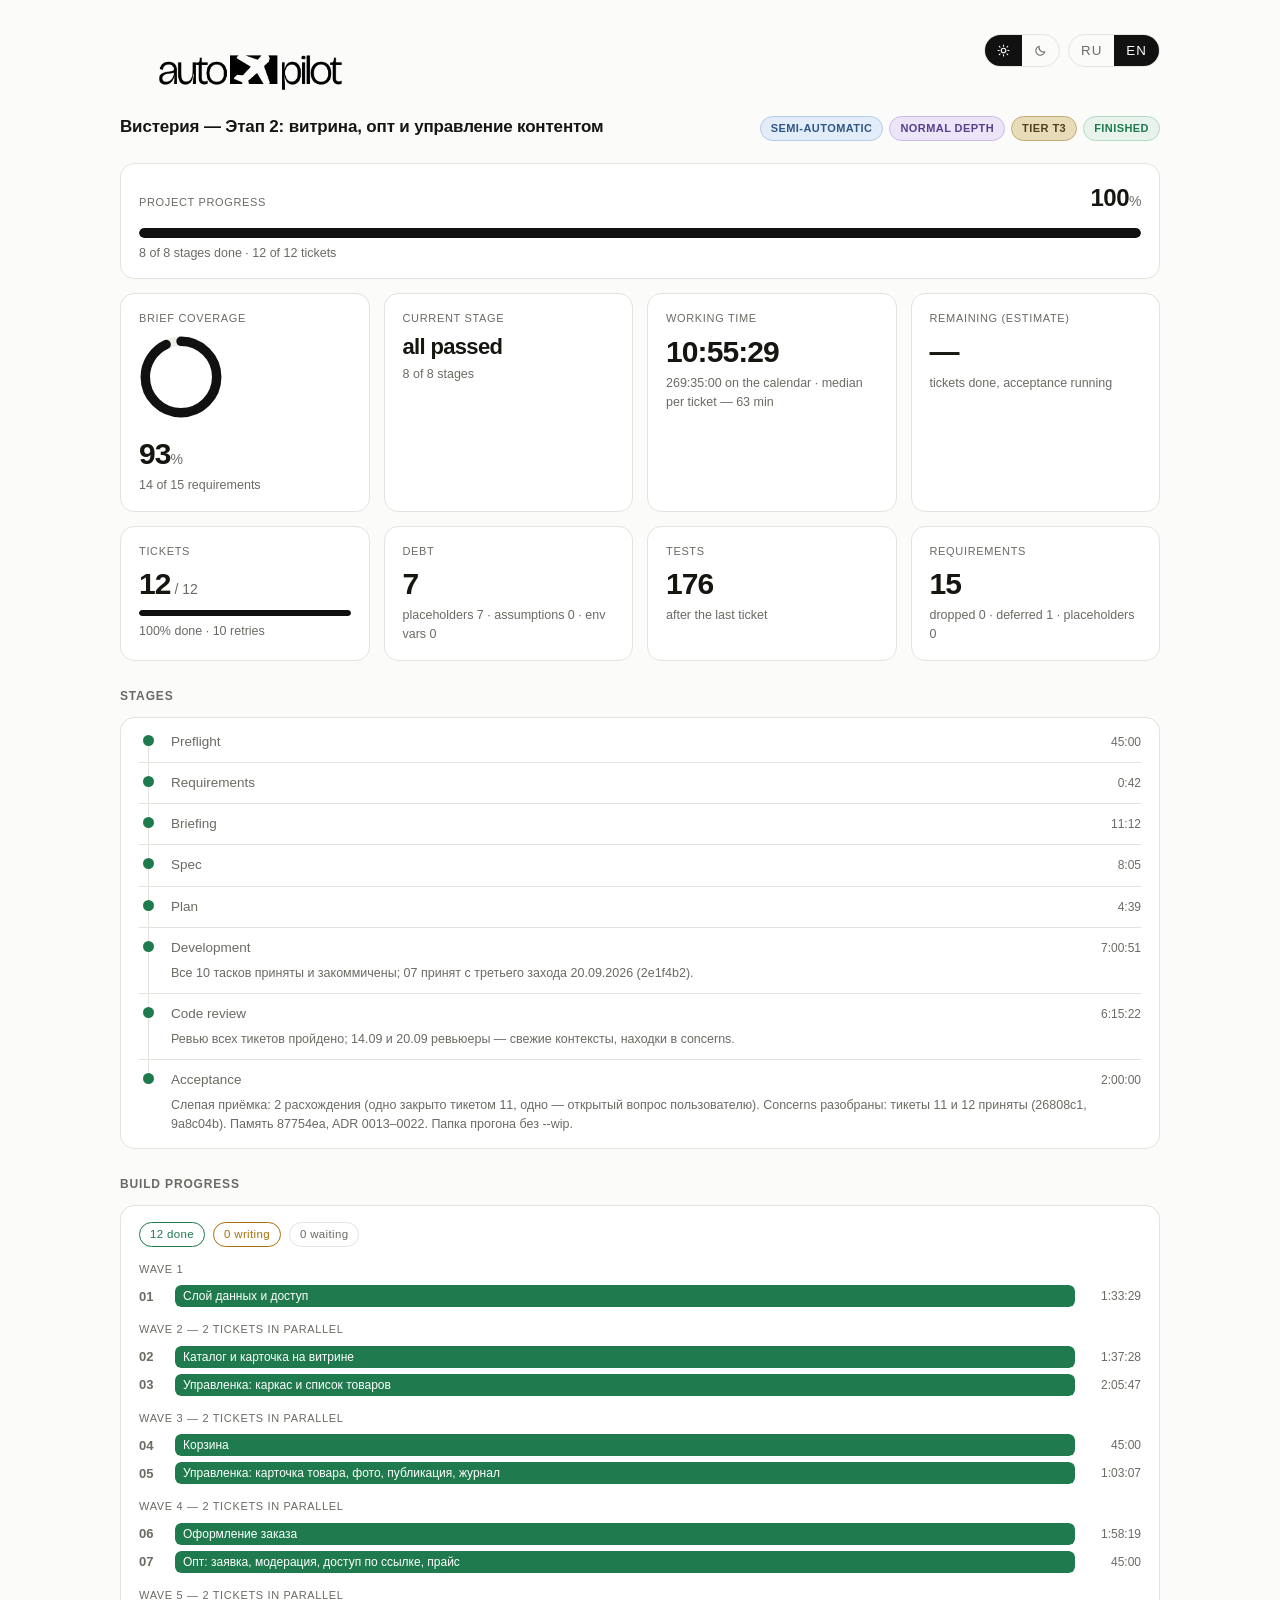
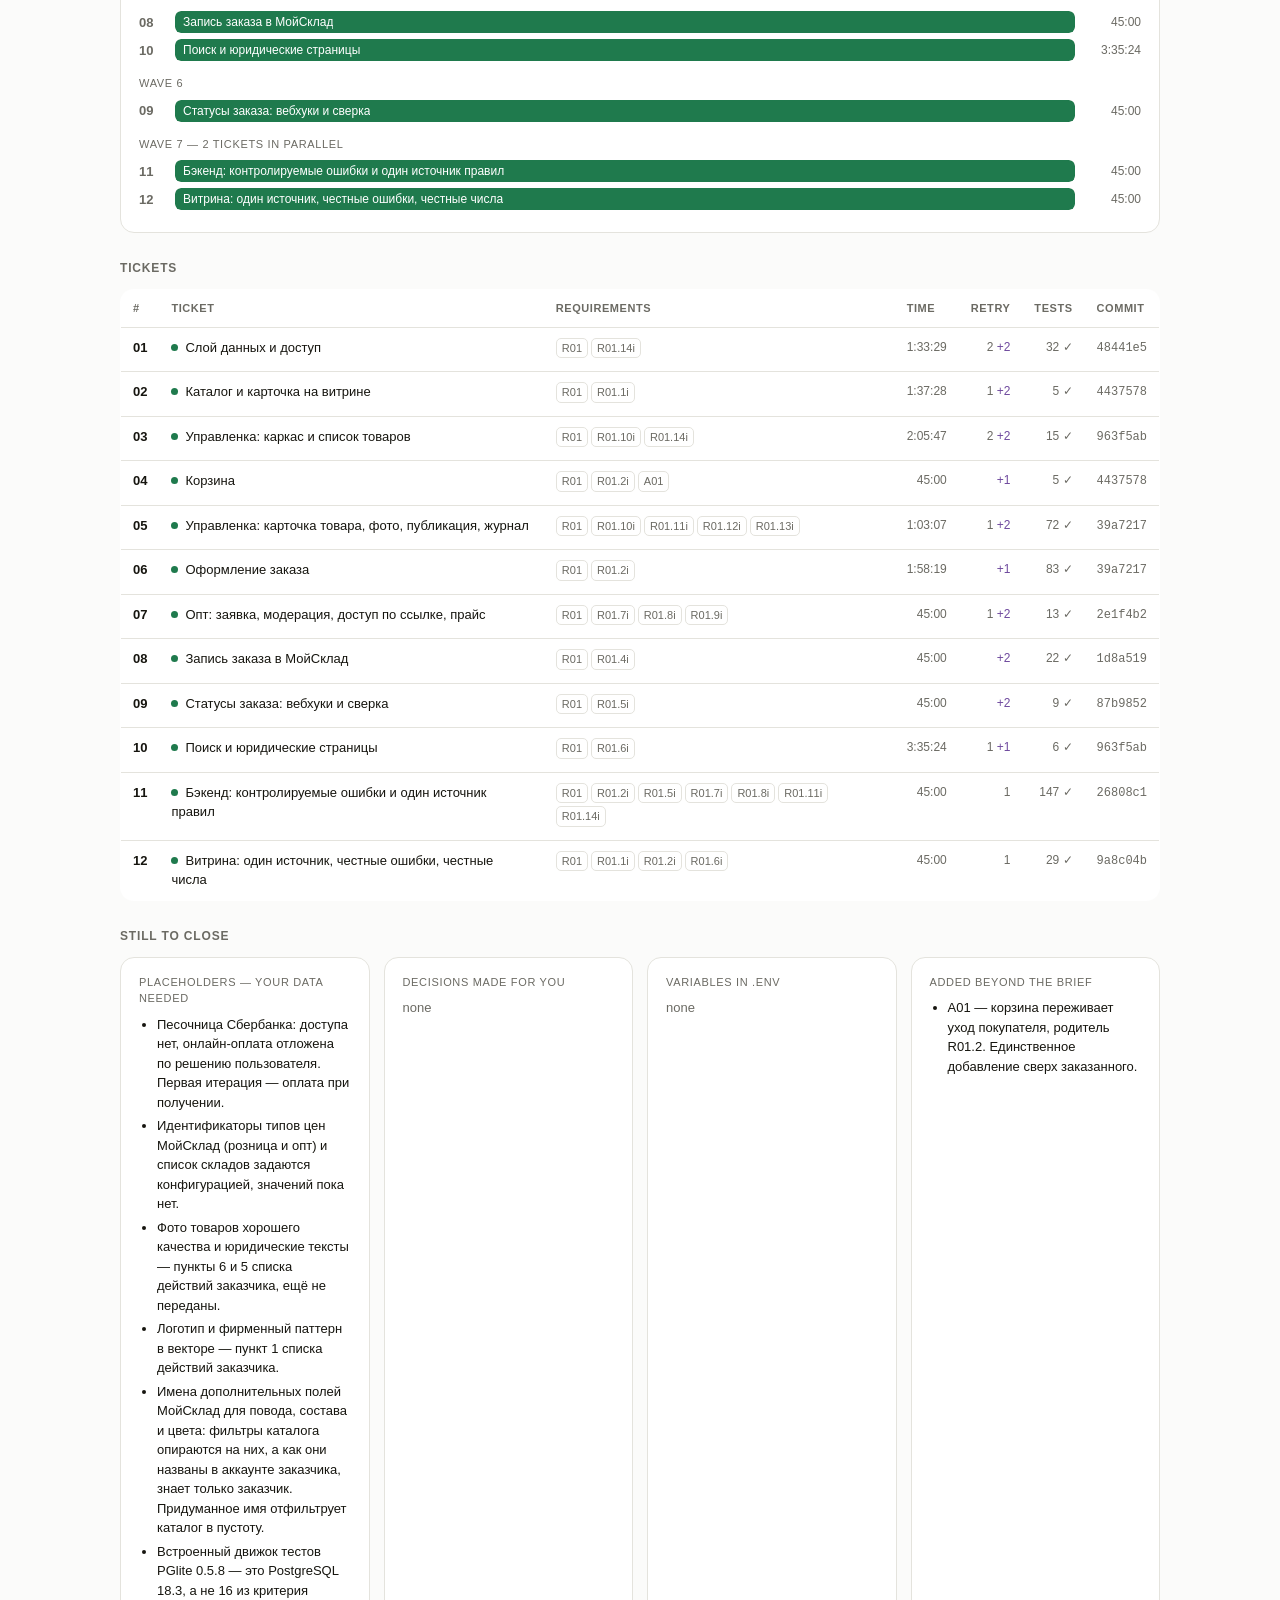
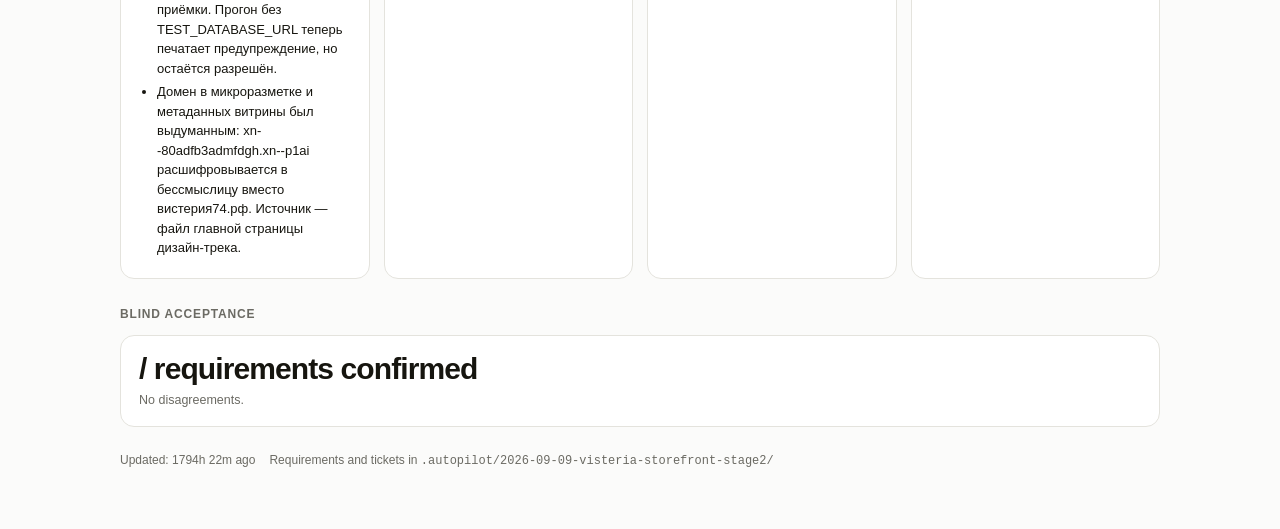
<file: .autopilot/dashboard.html>
<!doctype html>
<html lang="ru">
<head>
<meta charset="utf-8">
<meta name="viewport" content="width=device-width, initial-scale=1">
<title>autopilot</title>
<style>
  :root, :root[data-theme="light"]{
    --bg:#fbfbfa; --panel:#fff; --ink:#16150f; --dim:#6b6a63; --line:#e4e3dd;
    --accent:#111; --ok:#1f7a4d; --warn:#a8700a; --bad:#b3352b; --ghost:#eeede8; --info:#2f6690;
    --fix:#6f4a9e;
    --radius:14px; --logo-light:block; --logo-dark:none; --glow:rgba(168,112,10,.38);
  }
  @media (prefers-color-scheme:dark){
    :root:not([data-theme]){
      --bg:#141412; --panel:#1c1c19; --ink:#f2f1ea; --dim:#918f86; --line:#2e2e29;
      --accent:#f2f1ea; --ok:#4bbd84; --warn:#d9a341; --bad:#e0685c; --ghost:#262622; --info:#7aa8d4;
      --fix:#b18ad9;
      --glow:rgba(217,163,65,.45);
      --logo-light:none; --logo-dark:block;
    }
  }
  :root[data-theme="dark"]{
    --bg:#141412; --panel:#1c1c19; --ink:#f2f1ea; --dim:#918f86; --line:#2e2e29;
    --accent:#f2f1ea; --ok:#4bbd84; --warn:#d9a341; --bad:#e0685c; --ghost:#262622; --info:#7aa8d4;
    --fix:#b18ad9;
    --logo-light:none; --logo-dark:block;
  }
  *{box-sizing:border-box}
  body{margin:0;background:var(--bg);color:var(--ink);
    font:15px/1.5 ui-sans-serif,-apple-system,"Segoe UI",Roboto,"Helvetica Neue",sans-serif;
    -webkit-font-smoothing:antialiased;padding:34px 20px 60px}
  .wrap{max-width:1040px;margin:0 auto;min-width:0}
  /* wrap на .top: в узкой панели переключатели уходят на вторую строку, а не за край */
  .top{display:flex;align-items:flex-start;gap:16px;margin-bottom:8px;flex-wrap:wrap}
  .logo{height:clamp(44px,7vw,72px);width:auto;max-width:64vw}
  .logo.l{display:var(--logo-light)} .logo.d{display:var(--logo-dark)}
  .segs{margin-left:auto;display:flex;gap:8px;flex:0 0 auto}
  .seg{display:flex;border:1px solid var(--line);border-radius:999px;overflow:hidden}
  .seg button{appearance:none;border:0;background:transparent;color:var(--dim);cursor:pointer;
    font:600 11px/1 inherit;letter-spacing:.08em;padding:8px 12px;display:flex;align-items:center}
  .seg button:hover{color:var(--ink)}
  .seg button[aria-pressed="true"]{background:var(--accent);color:var(--bg)}
  .seg svg{width:13px;height:13px;display:block}
  header{display:flex;flex-wrap:wrap;gap:12px;align-items:baseline;margin-bottom:22px}
  h1{font-size:17px;font-weight:600;margin:0;letter-spacing:-.01em}
  .badges{margin-left:auto;display:flex;gap:6px;flex-wrap:wrap}
  .badge{font-size:11px;letter-spacing:.04em;text-transform:uppercase;font-weight:600;
    border:1px solid var(--bd,var(--line));border-radius:999px;padding:3px 10px;
    color:var(--fg,var(--dim));background:var(--bbg,transparent)}
  /* режим — синяя семья, насыщенность растёт с автономией */
  .b-mode-1{--bbg:#eff4fb;--bd:#cfdcef;--fg:#4a6d9e}
  .b-mode-2{--bbg:#e9f0fa;--bd:#c3d4eb;--fg:#3d6293}
  .b-mode-3{--bbg:#e3ecf9;--bd:#b6cce8;--fg:#2f5688}
  .b-mode-4{--bbg:#d6e3f6;--bd:#9dbbe0;--fg:#1f4374}
  /* глубина — фиолетовая семья */
  .b-depth-1{--bbg:#f4f0fa;--bd:#ddd2ee;--fg:#6b559b}
  .b-depth-2{--bbg:#ece5f7;--bd:#cbbbe6;--fg:#573f8b}
  .b-depth-3{--bbg:#e2d8f3;--bd:#b8a3dd;--fg:#452f78}
  /* ярус — охра, насыщенность растёт с объёмом работы */
  .b-tier-0{--bbg:#f7f3e8;--bd:#e5dbc3;--fg:#7d6b45}
  .b-tier-1{--bbg:#f3ecdb;--bd:#dbcda9;--fg:#6e5c34}
  .b-tier-2{--bbg:#eee4cb;--bd:#cfbc8d;--fg:#5f4d26}
  .b-tier-3{--bbg:#e8dbb9;--bd:#c2ab72;--fg:#50401b}
  .b-done{--bbg:#e8f3ec;--bd:#b6d9c4;--fg:#1f7a4d}
  @media (prefers-color-scheme:dark){
    :root:not([data-theme]) .b-mode-1{--bbg:#1a2333;--bd:#2a3a52;--fg:#9cbbe6}
    :root:not([data-theme]) .b-mode-2{--bbg:#1b263a;--bd:#2e405e;--fg:#a5c3ec}
    :root:not([data-theme]) .b-mode-3{--bbg:#1c2942;--bd:#31466a;--fg:#aecbf2}
    :root:not([data-theme]) .b-mode-4{--bbg:#1f2f4f;--bd:#3a5482;--fg:#c0d8fb}
    :root:not([data-theme]) .b-depth-1{--bbg:#221d32;--bd:#372e4f;--fg:#b8a6e0}
    :root:not([data-theme]) .b-depth-2{--bbg:#26203b;--bd:#40345c;--fg:#c5b3ec}
    :root:not([data-theme]) .b-depth-3{--bbg:#2b2346;--bd:#4b3b6c;--fg:#d3c2f7}
    :root:not([data-theme]) .b-tier-0{--bbg:#26221a;--bd:#3b3527;--fg:#cbb98d}
    :root:not([data-theme]) .b-tier-1{--bbg:#2a2519;--bd:#443b26;--fg:#d6c393}
    :root:not([data-theme]) .b-tier-2{--bbg:#2f2917;--bd:#4e4227;--fg:#e2cd97}
    :root:not([data-theme]) .b-tier-3{--bbg:#352d16;--bd:#58492a;--fg:#edd79c}
    :root:not([data-theme]) .b-done{--bbg:#16281f;--bd:#26432f;--fg:#4bbd84}
  }
  :root[data-theme="dark"] .b-mode-1{--bbg:#1a2333;--bd:#2a3a52;--fg:#9cbbe6}
  :root[data-theme="dark"] .b-mode-2{--bbg:#1b263a;--bd:#2e405e;--fg:#a5c3ec}
  :root[data-theme="dark"] .b-mode-3{--bbg:#1c2942;--bd:#31466a;--fg:#aecbf2}
  :root[data-theme="dark"] .b-mode-4{--bbg:#1f2f4f;--bd:#3a5482;--fg:#c0d8fb}
  :root[data-theme="dark"] .b-depth-1{--bbg:#221d32;--bd:#372e4f;--fg:#b8a6e0}
  :root[data-theme="dark"] .b-depth-2{--bbg:#26203b;--bd:#40345c;--fg:#c5b3ec}
  :root[data-theme="dark"] .b-depth-3{--bbg:#2b2346;--bd:#4b3b6c;--fg:#d3c2f7}
  :root[data-theme="dark"] .b-tier-0{--bbg:#26221a;--bd:#3b3527;--fg:#cbb98d}
  :root[data-theme="dark"] .b-tier-1{--bbg:#2a2519;--bd:#443b26;--fg:#d6c393}
  :root[data-theme="dark"] .b-tier-2{--bbg:#2f2917;--bd:#4e4227;--fg:#e2cd97}
  :root[data-theme="dark"] .b-tier-3{--bbg:#352d16;--bd:#58492a;--fg:#edd79c}
  :root[data-theme="dark"] .b-done{--bbg:#16281f;--bd:#26432f;--fg:#4bbd84}
  /* minmax(min(Npx,100%)): в колонке уже 200px карточка сжимается, а не вылезает за край */
  .grid{display:grid;gap:14px;grid-template-columns:repeat(auto-fit,minmax(min(200px,100%),1fr));margin-bottom:14px}
  /* ряды показателей: четыре карточки в строку держатся дольше, чем списки долга */
  .grid.m{grid-template-columns:repeat(auto-fit,minmax(min(168px,100%),1fr))}
  .card{background:var(--panel);border:1px solid var(--line);border-radius:var(--radius);padding:16px 18px;min-width:0}
  .k{font-size:11px;letter-spacing:.06em;text-transform:uppercase;color:var(--dim);margin-bottom:8px}
  /* длинное значение («1 ч 05 мин … 2 ч 10 мин», «Спецификация») переносится, а не режется */
  .v{font-size:30px;font-weight:650;letter-spacing:-.03em;line-height:1.1;font-variant-numeric:tabular-nums;
    overflow-wrap:anywhere}
  .v.stage{font-size:clamp(17px,4.4vw,22px)}
  .v small{font-size:14px;font-weight:500;color:var(--dim);letter-spacing:0}
  .sub{font-size:12.5px;color:var(--dim);margin-top:6px;overflow-wrap:anywhere}
  .hero{display:flex;gap:18px;align-items:center;flex-wrap:wrap}
  .hero>div{min-width:0}
  .ring{flex:0 0 84px}
  .bar{height:6px;background:var(--ghost);border-radius:99px;overflow:hidden;margin-top:10px}
  .bar i{display:block;height:100%;background:var(--accent);border-radius:99px;transition:width .3s ease}
  .bar.lg{height:10px;margin-top:12px}
  /* общий прогресс: этапы по весам, внутри разработки — доля готовых тасков */
  .overall{background:var(--panel);border:1px solid var(--line);border-radius:var(--radius);
    padding:16px 18px;margin-bottom:14px}
  .overall-head{display:flex;justify-content:space-between;align-items:baseline;gap:10px;
    font-size:11px;letter-spacing:.06em;text-transform:uppercase;color:var(--dim)}
  .overall-head b{font-size:24px;font-weight:650;letter-spacing:-.02em;text-transform:none;
    color:var(--ink);font-variant-numeric:tabular-nums}
  .overall-head b small{font-size:14px;font-weight:500;color:var(--dim)}
  h2{font-size:12px;letter-spacing:.07em;text-transform:uppercase;color:var(--dim);
    margin:26px 0 12px;font-weight:600}
  .tl{background:var(--panel);border:1px solid var(--line);border-radius:var(--radius);padding:16px 18px;min-width:0}
  /* сводка по таскам — ответ на «где разработка» до того, как всматриваешься в полосы */
  .tlsum{display:flex;gap:8px;flex-wrap:wrap;margin-bottom:12px}
  .chip{font-size:11.5px;letter-spacing:.03em;border:1px solid var(--line);border-radius:999px;
    padding:3px 10px;color:var(--dim);font-variant-numeric:tabular-nums}
  .chip.ok{border-color:var(--ok);color:var(--ok)}
  .chip.run{border-color:var(--warn);color:var(--warn)}
  .chip.info{border-color:var(--info);color:var(--info)}
  .chip.bad{border-color:var(--bad);color:var(--bad)}
  .chip.fix{border-color:var(--fix);color:var(--fix)}
  /* фаза таска прямо на плашке: «ревью» и «ремонт» — состояния, которых до
     этого не существовало, и по одному цвету их не различить */
  .fill .nm{overflow:hidden;text-overflow:ellipsis;min-width:0}
  .fill .ph{margin-left:8px;font-size:10.5px;letter-spacing:.05em;text-transform:uppercase;
    opacity:.85;border:1px solid rgba(255,255,255,.5);border-radius:999px;padding:1px 6px;flex:none}
  .tlnow{font-size:13px;margin:-4px 0 12px;overflow-wrap:anywhere}
  .tlnow .lbl{color:var(--dim)}
  .tlnow b{font-weight:650;font-variant-numeric:tabular-nums}
  .tlnow .nowclock{color:var(--warn);font-variant-numeric:tabular-nums}
  .wave{font-size:11px;letter-spacing:.06em;text-transform:uppercase;color:var(--dim);margin:14px 0 8px}
  .wave:first-child{margin-top:0}
  /* minmax(0,1fr), а не 1fr: у 1fr пол — min-content, и длинное имя таска раздвигает сетку шире экрана */
  .row{display:grid;grid-template-columns:26px minmax(0,1fr) 56px;gap:10px;align-items:center;margin-bottom:6px;font-size:13px}
  .row b{font-weight:600;font-variant-numeric:tabular-nums;color:var(--dim)}
  .row.now b{color:var(--ink)}
  .track{background:var(--ghost);border-radius:6px;height:22px;position:relative;overflow:hidden;min-width:0}
  .fill{position:absolute;inset:0 auto 0 0;border-radius:6px;display:flex;align-items:center;
    padding:0 8px;white-space:nowrap;font-size:12px;color:#fff;overflow:hidden}
  /* ждущий таск — пустой контур, а не залитая дорожка: плашка теперь во всю
     ширину, и без этого «ждёт» выглядело бы как ещё одно состояние заливки */
  .row.wait .track{background:transparent;border:1px dashed var(--line)}
  .fill.pend{background:transparent;border:0;color:var(--dim)}
  /* «в работе» должно читаться как живое, а не как исчезающее: раньше плашка
     гасла до opacity .3 вместе с названием таска. Теперь дышит свечение вокруг
     дорожки и яркость плашки, текст остаётся читаемым всё время. */
  .row.now .track{animation:trackGlow 1.9s ease-in-out infinite}
  /* блик бежит по плашке идущего таска — движение без ложного процента */
  .fill.active::after{content:'';position:absolute;inset:0;
    background:linear-gradient(90deg,transparent 0,rgba(255,255,255,.30) 50%,transparent 100%);
    transform:translateX(-100%);animation:sheen 1.9s ease-in-out infinite}
  .mins{text-align:right;font-variant-numeric:tabular-nums;color:var(--dim);font-size:12px}
  /* этапы — вертикальная лента с рельсом */
  .stages{background:var(--panel);border:1px solid var(--line);border-radius:var(--radius);padding:4px 18px;min-width:0}
  .st{display:grid;grid-template-columns:20px minmax(0,1fr) auto;gap:12px;align-items:start;
    padding:10px 0;border-bottom:1px solid var(--line)}
  .st:last-child{border-bottom:0}
  .st .rail{position:relative;align-self:stretch;min-height:18px}
  .st .rail::before{content:"";position:absolute;left:9px;top:-10px;bottom:-10px;width:1px;background:var(--line)}
  .st:first-child .rail::before{top:9px}
  .st:last-child .rail::before{bottom:calc(100% - 9px)}
  .st .rail i{position:absolute;left:4px;top:3px;width:11px;height:11px;border-radius:99px;
    box-sizing:border-box;border:2px solid var(--line);background:var(--panel)}
  .st.done .rail i{background:var(--ok);border-color:var(--ok)}
  .st.active .rail i{background:var(--warn);border-color:var(--warn);animation:pulse 1.6s ease-in-out infinite}
  .st.failed .rail i{background:var(--bad);border-color:var(--bad)}
  .st.skipped .rail i{border-style:dashed;background:var(--panel)}
  .st>div{min-width:0}
  .st .nm{font-size:13.5px;overflow-wrap:anywhere}
  .st.active .nm{font-weight:650}
  .st.done .nm,.st.skipped .nm{color:var(--dim)}
  .st .mins{padding-top:1px}
  @keyframes trackGlow{
    0%,100%{box-shadow:0 0 0 0 var(--glow)}
    50%{box-shadow:0 0 0 4px transparent}
  }
  @keyframes sheen{to{transform:translateX(100%)}}
  /* у кого выключена анимация в системе — просто статичная подсветка */
  @media (prefers-reduced-motion:reduce){
    .row.now .track{animation:none;box-shadow:0 0 0 3px var(--glow)}
    .fill.active::after{animation:none;background:none}
  }
  .note{background:var(--panel);border:1px solid var(--line);border-radius:var(--radius);
    padding:14px 18px;font-size:13px;color:var(--dim)}
  .note b{color:var(--ink);font-weight:600}
  .stale{color:var(--warn)}
  /* Часы, остановленные простоем: цифры гаснут, чтобы стоящий таймер не читался как поломка. */
  .paused{opacity:.5}
  table{width:100%;border-collapse:collapse;font-size:13px;background:var(--panel);
    border:1px solid var(--line);border-radius:var(--radius);overflow:hidden}
  th{text-align:left;font-size:11px;letter-spacing:.05em;text-transform:uppercase;color:var(--dim);
    font-weight:600;padding:10px 12px;border-bottom:1px solid var(--line)}
  td{padding:10px 12px;border-bottom:1px solid var(--line);vertical-align:top}
  tr:last-child td{border-bottom:0}
  .dot{display:inline-block;width:7px;height:7px;border-radius:99px;margin-right:7px;vertical-align:1px}
  .tag{display:inline-block;font-size:11px;border:1px solid var(--line);border-radius:5px;
    padding:1px 5px;margin:0 3px 3px 0;color:var(--dim);font-variant-numeric:tabular-nums}
  ul.debt{margin:0;padding-left:18px}
  ul.debt li{margin-bottom:4px;font-size:13px}
  .empty{color:var(--dim);font-size:13px}
  footer{margin-top:24px;font-size:12px;color:var(--dim);display:flex;gap:14px;flex-wrap:wrap}
  footer code{overflow-wrap:anywhere}
  .scroll{overflow-x:auto}
  /* таблица тасков скроллится внутри своей рамки, а не сминает семь колонок в кашу */
  .scroll table{min-width:560px}
  /* узкая раскладка: встроенная панель IDE, боковая колонка, телефон */
  @media (max-width:460px){
    body{padding:20px 12px 44px}
    .top{gap:10px}
    header{gap:8px;margin-bottom:16px}
    h1{font-size:15px}
    h2{margin:20px 0 10px}
    .card,.overall,.tl,.note{padding:13px 14px}
    .stages{padding:2px 14px}
    .v{font-size:25px}
    .overall-head b{font-size:21px}
    .ring{flex:0 0 68px;width:68px;height:68px}
    .hero{gap:12px}
    .row{grid-template-columns:24px 1fr 48px;gap:8px}
    .st{grid-template-columns:18px 1fr auto;gap:9px}
    .badges{margin-left:0}
    .segs{margin-left:0}
    /* семь колонок в узкую панель не влезают ни при каком min-width, поэтому здесь
       таблица перестаёт требовать ширину, а второстепенные колонки уходят:
       требования, повторы и коммит есть в файлах, а «что и сколько идёт» — нет */
    .scroll table{min-width:0}
    th:nth-child(3),td:nth-child(3),
    th:nth-child(5),td:nth-child(5),
    th:nth-child(7),td:nth-child(7){display:none}
    /* переносится только название таска: заголовки и числа рвать по буквам нельзя */
    th,td{padding:9px 8px;white-space:nowrap}
    td:nth-child(2){white-space:normal;overflow-wrap:anywhere}
  }
</style>
</head>
<body>
<div class="wrap" id="app"></div>

<!-- Состояние приходит двумя путями, и порядок этих двух тегов — весь смысл.
     Сначала снимок, вписанный внутрь страницы: он есть всегда, поэтому дашборд
     показывает данные, чем бы его ни открыли — двойным кликом, панелью через
     data:, с мёртвым сервером, через месяц после прогона. Потом файл рядом: он
     перекрывает снимок там, где у страницы есть адрес, и он же подгружается
     заново каждые десять секунд, чтобы часы шли без перезагрузки.
     Разойтись в противоположные стороны им нечем: файл пишется на каждой
     правке, снимок — на каждом вызове .autopilot/sync.py, и он же вписывает
     файл в страницу, так что снимок либо равен файлу, либо старше его.
     Между маркерами правит только sync.py; руками — никогда. -->
<script>/*STATE-BEGIN*/window.STATE={"slug": "visteria-storefront-stage2", "dir": "2026-09-09-visteria-storefront-stage2", "title": "Вистерия — Этап 2: витрина, опт и управление контентом", "mode": "semi", "depth": "normal", "polish": null, "tier": "T3", "briefFile": "2026-09-09-brief.md", "memoryFile": "AGENTS.md", "skillDir": "C:/Users/Denn/claude_projects/website_visteria/.agents/skills/autopilot", "startedAt": "2026-09-09T19:30:00+03:00", "updatedAt": "2026-09-21T01:05:00+03:00", "finishedAt": "2026-09-21T01:05:00+03:00", "stages": [{"id": "preflight", "status": "done", "startedAt": "2026-09-09T19:30:00+03:00", "finishedAt": "2026-09-09T20:43:37+03:00"}, {"id": "manifest", "status": "done", "startedAt": "2026-09-09T20:43:37+03:00", "finishedAt": "2026-09-09T20:44:19+03:00"}, {"id": "briefing", "status": "done", "startedAt": "2026-09-09T20:44:19+03:00", "finishedAt": "2026-09-09T20:55:31+03:00"}, {"id": "spec", "status": "done", "startedAt": "2026-09-09T20:55:31+03:00", "finishedAt": "2026-09-09T21:03:36+03:00"}, {"id": "plan", "status": "done", "startedAt": "2026-09-09T21:03:36+03:00", "finishedAt": "2026-09-09T21:08:15+03:00"}, {"id": "build", "status": "done", "startedAt": "2026-09-09T21:08:15+03:00", "note": "Все 10 тасков приняты и закоммичены; 07 принят с третьего захода 20.09.2026 (2e1f4b2).", "finishedAt": "2026-09-20T19:10:40+03:00"}, {"id": "review", "status": "done", "startedAt": "2026-09-09T23:39:38+03:00", "finishedAt": "2026-09-20T19:10:40+03:00", "note": "Ревью всех тикетов пройдено; 14.09 и 20.09 ревьюеры — свежие контексты, находки в concerns."}, {"id": "final", "status": "done", "startedAt": "2026-09-20T20:05:00+03:00", "note": "Слепая приёмка: 2 расхождения (одно закрыто тикетом 11, одно — открытый вопрос пользователю). Concerns разобраны: тикеты 11 и 12 приняты (26808c1, 9a8c04b). Память 87754ea, ADR 0013–0022. Папка прогона без --wip.", "finishedAt": "2026-09-21T01:05:00+03:00"}], "requirements": {"total": 15, "done": 14, "inTicket": 0, "inSpec": 0, "placeholder": 0, "deferred": 1, "dropped": 0}, "tickets": [{"id": "01", "title": "Слой данных и доступ", "requirements": ["R01", "R01.14i"], "blockedBy": [], "wave": 1, "zone": ["packages/db", "packages/shared-types", "apps/api/src/access"], "status": "done", "retries": 2, "repairs": 2, "handoffs": 0, "startedAt": "2026-09-09T21:08:44+03:00", "note": "Принят. Контракт прав на запись совпадает с первоисточником построчно; три утверждения проверены мутацией.", "tests": {"passed": 32, "failed": 0}, "repairFindings": ["Повтор по известному syncId заново проверяет остаток и падает, хотя заказ уже есть.", "Белый список описывает только чтение; права на запись не выражены нигде, два таска придумают каждый свои.", "Индекс orders_status_time — шестое изменение схемы, не объявлен среди пяти.", "Тест обещает поле вне всех белых списков, а проверяет поле, которое есть у admin.", "Без TEST_DATABASE_URL прогон молча уезжает на встроенный движок, а критерий называет PostgreSQL 16."], "finishedAt": "2026-09-11T08:25:55+03:00", "commit": "48441e5"}, {"id": "02", "title": "Каталог и карточка на витрине", "requirements": ["R01", "R01.1i"], "blockedBy": ["01"], "wave": 2, "zone": ["apps/api/src/catalog", "apps/web/src/app/catalog", "apps/web/src/app/product"], "status": "done", "retries": 1, "repairs": 2, "handoffs": 0, "startedAt": "2026-09-09T23:39:38+03:00", "note": "Принят: повторное ревью закрыло все пять условий, домен проверен машинной расшифровкой.", "tests": {"passed": 5, "failed": 0}, "finishedAt": "2026-09-11T18:19:19+03:00", "commit": "4437578"}, {"id": "03", "title": "Управленка: каркас и список товаров", "requirements": ["R01", "R01.10i", "R01.14i"], "blockedBy": ["01"], "wave": 2, "zone": ["apps/admin", "apps/api/src/admin"], "status": "done", "retries": 2, "repairs": 2, "handoffs": 0, "note": "Принят: ревью пройдено, дыра с назначением сессии закрыта миграцией 0005.", "startedAt": "2026-09-11T08:22:26+03:00", "tests": {"passed": 15, "failed": 0}, "finishedAt": "2026-09-12T12:43:32+03:00", "commit": "963f5ab", "repairFindings": ["Строка сессии не имеет признака назначения: пригласительная ссылка оптовика открыла бы управленку.", "Снятие перепроверки роли на каждом запросе прогон не заметил.", "Снятие проверки срока сессии прогон не заметил.", "Нечитаемая cookie даёт 500 вместо 401.", "contentRepo.list переписан в чужой зоне и не объявлен; два эндпойнта и пустой идентификатор в списке тоже."]}, {"id": "04", "title": "Корзина", "requirements": ["R01", "R01.2i", "A01"], "blockedBy": ["02"], "wave": 3, "zone": ["apps/api/src/cart", "apps/web/src/app/cart"], "status": "done", "retries": 0, "repairs": 1, "handoffs": 0, "startedAt": "2026-09-11T08:29:54+03:00", "note": "Принят: правило денег одно, плавающий тест прогнан пять раз из пяти зелёным.", "tests": {"passed": 5, "failed": 0}, "finishedAt": "2026-09-11T18:19:19+03:00", "commit": "4437578", "repairFindings": ["Оплачиваемая сумма считается по двум правилам: SQL включает непродаваемые позиции, бэкенд нет. Оформление заказа выставило бы счёт за то, что купить нельзя.", "setQuantityIfCurrent дописан в запрещённую зону и не заявлен в контракте.", "Добавление в корзину читает и пишет разными запросами: два одновременных добавления дают одну позицию.", "Заявлен потолок 99 штук, которого в коде нет вовсе.", "Нечисловое количество молча становится единицей; удаление не покрыто утверждением в журнале."]}, {"id": "05", "title": "Управленка: карточка товара, фото, публикация, журнал", "requirements": ["R01", "R01.10i", "R01.11i", "R01.12i", "R01.13i"], "blockedBy": ["03"], "wave": 3, "zone": ["apps/admin", "apps/api/src/admin"], "status": "done", "retries": 1, "repairs": 2, "handoffs": 1, "startedAt": "2026-09-12T12:25:25+03:00", "note": "Принят: manifest/spec чистые, прежние блокеры по badges/sortWeight и concurrent upload закрыты; craft-оговорки занесены в concerns.", "tests": {"passed": 72, "failed": 0}, "finishedAt": "2026-09-13T16:32:14+03:00", "commit": "39a7217"}, {"id": "06", "title": "Оформление заказа", "requirements": ["R01", "R01.2i"], "blockedBy": ["04"], "wave": 4, "zone": ["apps/api/src/checkout", "apps/web/src/app/checkout"], "status": "done", "retries": 0, "repairs": 1, "handoffs": 0, "startedAt": "2026-09-11T18:19:19+03:00", "note": "Принят: оформление заказа зелёное, Manifest+Spec ревью чистое; закоммичен вместе с 05 из-за общих API/db файлов.", "tests": {"passed": 83, "failed": 0}, "finishedAt": "2026-09-13T16:32:14+03:00", "commit": "39a7217"}, {"id": "07", "title": "Опт: заявка, модерация, доступ по ссылке, прайс", "requirements": ["R01", "R01.7i", "R01.8i", "R01.9i"], "blockedBy": ["02", "05"], "wave": 4, "zone": ["apps/api/src/wholesale", "apps/web/src/app/opt", "apps/admin/src/wholesale"], "status": "done", "retries": 1, "repairs": 2, "handoffs": 0, "startedAt": "2026-09-20T18:22:07+03:00", "note": "Принят 20.09.2026 с третьего захода: Manifest R01.7i/8i/9i done, условия A–F закрыты тестами, Spec и Craft без blocking, дозапрос на три правки закрыт и перепроверен. Срок ответа и минимальная партия — видимые заглушки по решению пользователя.", "tests": {"passed": 13, "failed": 0}, "commit": "2e1f4b2", "finishedAt": "2026-09-20T19:10:40+03:00"}, {"id": "08", "title": "Запись заказа в МойСклад", "requirements": ["R01", "R01.4i"], "blockedBy": ["06"], "wave": 5, "zone": ["apps/sync-worker/src/orders", "packages/moysklad-client"], "status": "done", "retries": 0, "repairs": 2, "handoffs": 0, "startedAt": "2026-09-13T16:32:14+03:00", "note": "Принят: recovery для new, idempotency от orderNumber, без самовольного confirmed, courier note доставлен.", "tests": {"passed": 22, "failed": 0}, "finishedAt": "2026-09-13T20:54:35+03:00", "commit": "1d8a519"}, {"id": "09", "title": "Статусы заказа: вебхуки и сверка", "requirements": ["R01", "R01.5i"], "blockedBy": ["08"], "wave": 6, "zone": ["apps/api/src/webhooks", "apps/sync-worker/src/orders"], "status": "done", "retries": 0, "repairs": 2, "handoffs": 1, "startedAt": "2026-09-13T20:54:35+03:00", "note": "Принят 20.09.2026: Manifest+Spec ревью чистое (R01.5i done), craft ревью 14.09 без blocking; код отделён от WIP 07 и закоммичен на master. Полный pnpm test: api 78, sync-worker 24, db 23, moysklad-client 3.", "commit": "87b9852", "finishedAt": "2026-09-20T17:57:32+03:00", "tests": {"passed": 9, "failed": 0}}, {"id": "10", "title": "Поиск и юридические страницы", "requirements": ["R01", "R01.6i"], "blockedBy": ["02"], "wave": 5, "zone": ["apps/web/src/app/sitemap.ts", "apps/web/src/app/robots.ts", "apps/web/src/app/legal"], "status": "done", "retries": 1, "repairs": 1, "handoffs": 0, "startedAt": "2026-09-11T18:29:31+03:00", "note": "Принят 20.09.2026: ремонт закрыл оба блокера (ссылки подвала и оформления заказа ведут на /legal/oferta и /legal/privacy из реестра), перепроверка чистая, Craft без blocking. Web-тесты 13/13, корневые typecheck и lint зелёные.", "tests": {"passed": 6, "failed": 0}, "finishedAt": "2026-09-20T18:14:49+03:00", "commit": "963f5ab, 843abe1", "repairFindings": ["Подвал ссылается на /oferta и /privacy, страницы живут по /legal/oferta и /legal/privacy — переход из подвала должен открывать страницу с заглушкой.", "На экране оформления заказа нет ссылок на оферту и обработку персональных данных; адреса должны браться из legal/routes.ts."]}, {"id": "11", "title": "Бэкенд: контролируемые ошибки и один источник правил", "requirements": ["R01", "R01.2i", "R01.5i", "R01.7i", "R01.8i", "R01.11i", "R01.14i"], "blockedBy": ["01", "02", "03", "04", "05", "06", "07", "08", "09", "10"], "wave": 7, "zone": ["apps/api", "packages/shared-types", "apps/web/src/app/opt (два файла ИНН)", "scripts/*.ps1"], "status": "done", "retries": 1, "repairs": 0, "handoffs": 0, "note": "Приёмка: fix now из concerns — 500→4xx, ИНН в одном месте, неактивный бейдж, reader статусов через зависимость, rawBody только вебхуку, поле exports. + слепая приёмка: 'use server' в opt/actions.ts, вебхук без токена → контролируемая ошибка, кодировка scripts/*.ps1. Первый запуск 20:45 оборван лимитом сессии до первой правки; перезапуск 22:45. Исполнитель вернул DONE_WITH_CONCERNS 23:20 (api 97, всего 147); два ревью запущены. Ревью 00:00: Manifest+Spec — все 6 требований delivered, BLOCKING нет; Craft — один блокер (lockfile без новых workspace-ссылок), закрыт оркестратором pnpm install --offline. Ждёт коммита. Принят 00:20, коммит 26808c1 (с pnpm-lock.yaml и scripts/*.ps1).", "startedAt": "2026-09-20T20:45:00+03:00", "tests": {"passed": 147, "failed": 0}, "reviewFindings": ["hardening.test.ts:170 — тест-страж границы с МойСклад после импорта @visteria/sync-worker не может покраснеть на реальном пути; константа MOYSKLAD_TOKEN_VARIABLE заведена ради обхода grep-теста.", "admin/controller.ts:504 — ensure переводит любой RangeError в 404, а не только «товар не найден».", "app.ts:283 — rawBody привязан к точному пути /webhooks/moysklad; со слешем в конце ключ идемпотентности без requestId зависит от сериализации.", "shared-types INN_PATTERN допускает пробел между любыми цифрами, подсказка формы говорит «10 или 12 цифр».", "errors.ts:88 — текст любой 5xx ApiError идёт в журнал; сегодня все тексты фиксированы, правило держится только ревью.", "opt/_lib/api.ts:26 — тип WholesalePrice всё ещё объявляет поле exports, которого API больше не отдаёт."], "finishedAt": "2026-09-21T00:30:00+03:00", "commit": "26808c1"}, {"id": "12", "title": "Витрина: один источник, честные ошибки, честные числа", "requirements": ["R01", "R01.1i", "R01.2i", "R01.6i"], "blockedBy": ["01", "02", "03", "04", "05", "06", "07", "08", "09", "10"], "wave": 7, "zone": ["apps/web (кроме главной, шапки, подвала и двух файлов опта)"], "status": "done", "retries": 1, "repairs": 0, "handoffs": 0, "note": "Приёмка: fix now из concerns — дубли BASE/cookie/Loaded, cookie корзины, счётчик «в наличии сегодня», карта сайта при отказе, robots offset, OG fallback, юр. страницы, тесты на поведение. Первый запуск 20:45 оборван лимитом сессии до первой правки; перезапуск 22:45. Исполнитель вернул DONE_WITH_CONCERNS 23:45 (витрина 29, было 15); два ревью запущены. Ревью 00:15: Manifest+Spec — R01.1i/R01.2i/R01.6i delivered, Craft — BLOCKING нет. Принят, коммит 9a8c04b.", "startedAt": "2026-09-20T20:45:00+03:00", "tests": {"passed": 29, "failed": 0}, "finishedAt": "2026-09-21T00:30:00+03:00", "commit": "9a8c04b", "reviewFindings": ["lib/site.ts:17 ↔ layout.tsx — цикл макет↔утилита держится на отложенном импорте; домен должен остаться в макете ради теста API.", "lib/storefront.ts:50 — правило «ключ корзины — UUID» второй копией к apps/api/src/cart/cookie.ts; смена формы на бэкенде молча обнулит корзины.", "lib/storefront.ts:90 — relayedCartCookie не переносит очистку cookie (vs_cart=; Max-Age=0) от бэкенда.", "checkout/_lib/api.ts:88 и opt/_lib/api.ts:35 — рукописные fetch рядом с общим load; второй разбор Set-Cookie.", "test/legal.test.ts:1028 — assert.rejects без образца не отличает 404 от падения страницы.", "catalog/_components/header.tsx:22 — счётчик только на неполной первой странице (при каталоге >24 карточек строки не будет); порог по PAGE_SIZE, а не по limit ответа.", "checkout/done/page.tsx:26 — номер заказа стал числом, ведущие нули пропали бы (номера их не имеют).", "sitemap.ts:62 — 500 карты при отказе бэкенда не описано в README витрины.", "interfaces/02-catalog.md устарел: Loaded/load в @/lib/storefront, siteOrigin() из @/lib/site, счётчик больше не заглушка."]}], "singlePass": null, "tests": {"passed": 176, "failed": 0}, "debt": {"placeholders": ["Песочница Сбербанка: доступа нет, онлайн-оплата отложена по решению пользователя. Первая итерация — оплата при получении.", "Идентификаторы типов цен МойСклад (розница и опт) и список складов задаются конфигурацией, значений пока нет.", "Фото товаров хорошего качества и юридические тексты — пункты 6 и 5 списка действий заказчика, ещё не переданы.", "Логотип и фирменный паттерн в векторе — пункт 1 списка действий заказчика.", "Имена дополнительных полей МойСклад для повода, состава и цвета: фильтры каталога опираются на них, а как они названы в аккаунте заказчика, знает только заказчик. Придуманное имя отфильтрует каталог в пустоту.", "Встроенный движок тестов PGlite 0.5.8 — это PostgreSQL 18.3, а не 16 из критерия приёмки. Прогон без TEST_DATABASE_URL теперь печатает предупреждение, но остаётся разрешён.", "Домен в микроразметке и метаданных витрины был выдуманным: xn--80adfb3admfdgh.xn--p1ai расшифровывается в бессмыслицу вместо вистерия74.рф. Источник — файл главной страницы дизайн-трека."], "assumptions": [], "emptyEnv": []}, "additions": ["A01 — корзина переживает уход покупателя, родитель R01.2. Единственное добавление сверх заказанного."], "coverage": {"found": 12, "fixed": 12, "deferred": 0, "note": "G2: сверка нашла 12 пробелов, все закрыты 16 добавленными историями. Три находки признаны раскрытием, а не пробелом."}, "concerns": ["Данные: константа SQL для фильтра по дополнительным полям открывает скобку, которую закрывает другая константа. Фрагмент не является выражением сам по себе.", "Данные: cart_events.anonymous_id заполняется идентификатором корзины. Аналитика прочтёт колонку как посетителя, если смысл не назван в контракте.", "Данные: clear и attachUser пересобирают весь вид корзины на каждой позиции в цикле.", "Оплата отложена решением пользователя: эквайринг не пишется даже заглушкой, пока нет доступа к песочнице Сбербанка.", "Данные: в шапке миграции пункт про колонки заказа назван «шесть», а перечисляет пять — шестая вынесена отдельным пунктом. Состав верен, счёт в тексте нет.", "Доступ: отказ по неизвестному полю правки сообщает «роль не установлена», хотя роль вызывающего известна. В журнале это прочтётся неверно.", "Приёмка: критерий таска 01 говорит «на настоящем PostgreSQL 16», а замена на встроенный движок записана только в выводе прогона и в комментарии, но не в самом критерии.", "Витрина: счётчик «в наличии сегодня» в шапке каталога — заглушка. Ни один эндпойнт такого числа не отдаёт, стоит число товаров в категории.", "Витрина: бабочек на экранах каталога нет — компонент жёстко ждёт три точки старта и три посадки главной страницы, а править его нельзя.", "Витрина: адрес магазина продублирован в метатегах каталога и карточки вместо одного источника пользовательских данных.", "Витрина: fallback описания карточки применяется к основным метатегам, но не к Open Graph.", "Витрина: вариант каскада tall объявлен, но недостижим и визуально совпадает с medium.", "Корзина: поля requested и granted используют разную семантику при повторном добавлении позиции.", "Корзина: повреждённая percent-encoded cookie может бросить исключение вместо пустой корзины.", "Корзина: удаление позиции и очистка не доводят неуспех мутации до видимой ошибки.", "Корзина: сообщение результата строится из подделываемых query-флагов, а не из доверенного ответа сервера.", "Корзина: API_BASE_URL и имя cookie повторно объявлены вместо единого источника.", "Корзина: в ответе на добавление запрошенное количество берётся из тела запроса, а выданное по итогу позиции, поэтому выданное иногда больше запрошенного.", "Корзина: пустая корзина отдаётся общим изменяемым объектом.", "Корзина: одно и то же выражение для проверки идентификатора живёт в двух файлах модуля.", "Корзина: в шапке витрины нет входа в корзину — шапка принадлежит дизайн-треку, не трогали.", "Корзина: фото позиций в ответе нет, на их месте фирменная плита. Иначе экран корзины давал бы по запросу на позицию.", "Управленка: вход читает список доступа, пользователей и сессии собственным запросом прямо в бэкенде, хотя место такому коду в пакете данных. Пакет был вне зоны таска.", "Управленка: предел попыток входа живёт в памяти процесса. При нескольких экземплярах бэкенда считается у каждого отдельно.", "Управленка: вход не создаёт учётную запись сотрудника, иначе пришлось бы выдумать имя. Нет строки — отказ с названной причиной, оба ручных шага описаны в README.", "Корзина: тест «два одновременных в корзину не теряют добавление» один раз упал и прошёл на повторе — плавающий по времени. Замечен исполнителем соседнего таска.", "Витрина: каталог тестов витрины не покрыт проверкой типов — в настройке указан только каталог исходников.", "Корзина: белый список полей позиции в модуле доступа не знает про оплачиваемое количество — сериализатор срежет поле. Корзина им не пользуется, оформлению заказа это может понадобиться.", "Корзина: количество выше диапазона PostgreSQL int проходит проверку safe integer и может дать HTTP 500 вместо контролируемого 400.", "Управленка: параметры scrypt и длина ключа принимаются из строки без верхних границ и исполняются синхронно.", "Управленка: пять неудачных входов одного клиента блокируют единственную служебную учётную запись всем сотрудникам на пять минут.", "Управленка: повреждённое percent-кодирование session cookie может дать URIError и HTTP 500.", "Управленка: при сетевом сбое logout интерфейс показывает экран входа, хотя серверная сессия может остаться активной.", "Управленка: ответы параллельных reload не упорядочены, медленный старый запрос может заменить новый фильтр.", "Управленка: ошибка загрузки справочников молча превращается в пустые селекты.", "Управленка: неожиданная ошибка одной карточки может оборвать bulk после частично выполненных изменений без полного отчёта.", "Управленка: фильтр «без описания» считает пробелы и пустую HTML-оболочку заполненным rich-text.", "Управленка: HTTP-тест входа не проверяет истёкшую expires_at сессию.", "Управленка: ensure не проверен отдельными HTTP-утверждениями 401/403 и отсутствия записи при отказе.", "Управленка: неизвестный moyskladId на ensure превращается в HTTP 500 вместо документированного 404/400.", "Управленка: тест updatedAt сравнивает поле с самим фактическим ответом и не доказывает fallback на products.updated_at.", "Процесс: таски 02, 03 и 04 закоммичены одним коммитом 4437578 до ревью и не оркестратором. Порядок «один таск — один коммит после ревью» нарушен, точки отката за отдельные таски потеряны. История не переписывалась: это решение пользователя.", "Витрина: на экране корзины осталась вторая копия выражения для разбора чисел, но у неё другая работа — разбор чисел баннера из адреса. Предела позиции не ставит; при остатке свыше 999 баннер просто не покажется.", "Витрина: разбор количества пришлось вынести отдельным модулем — файл серверных действий вправе экспортировать только асинхронные функции, и утверждать разбор оттуда нечем.", "Процесс: в репозитории параллельно работает кто-то ещё. На диске найдены редактор карточки, хранилище медиа и правки синхронизатора — тасков 05 и 08 оркестратор не запускал.", "Витрина: в подвале сайта три ссылки ведут в 404 — оферта, политика и доставка. Первые две теперь живут по другим адресам, страницы доставки в проекте нет вовсе. Подвал принадлежит дизайн-треку, не трогали.", "Поиск: в оформлении заказа нет ссылки на оферту и согласие на обработку данных. Ставит её владелец оформления из общего реестра адресов.", "Поиск: дата изменения в карте сайта не проставлена — публичный ответ каталога её не несёт, а дата сборки на её месте ровно то, от чего предостерегает первоисточник по продвижению.", "Поиск: директиву Clean-param для Яндекса выразить нечем — тип карты правил такого не знает. Вместо параметров сортировки и страницы закрыт параметр смещения, расхождение названо в комментарии файла.", "Управленка: выключенный, но ранее назначенный бейдж остаётся в полном autosave-патче флориста и сервер отклоняет даже правку названия; неактивный старый бейдж не должен блокировать разрешённые поля.", "Управленка: конкурентный media-upload тест использует один PGlite executor, который последовательно исполняет транзакции; межсоединительный lock стоит подтвердить PostgreSQL multi-connection тестом или отдельным lock-швом.", "Опт: таск 07 не принят после двух ремонтов — в API, витрине и тестах остался неподтверждённый SLA «два рабочих дня», production-конфигурация минимальной партии не подключена, PDF-прайс заменяет кириллицу на `?`, выгрузка молча ограничена первой страницей, approve+token не атомарны.", "Статусы заказа: таск 09 остановлен на repair из-за лимитов. Первая версия и текущий WIP не приняты: нельзя угадывать имена статусов МойСклад, контракт webhook/polling должен соответствовать реальному API, обработка должна быть атомарной и покрывать все заказы.", "Таск 09 · packages/db/src/order-status-map.ts · SQL статусов лежит в packages/db, хотя тикет писал «не трогать packages/db»: отступление оправдано 00-core («packages/db владеет всеми запросами») и требованием repair, контракт 01-orders принял.", "Таск 09 · apps/api/src/app.ts (moyskladStateReader) · reader статуса импортируется по файловому пути ../../sync-worker/dist/orders/index.js без зависимости apps/api на sync-worker; без dist или без MOYSKLAD_API_TOKEN в процессе API reader = undefined и вебхуки молча ложатся в unknown (сверка догоняет). Нужна явная зависимость и предупреждение в журнале.", "Таск 09 · packages/db/src/order-status-map.ts (setOrderStatusFromMoysklad, processMoyskladWebhookStatus) · смена статуса сырым update — вторая версия orderRepo.setStatus из 01-orders; свести к одному пути или объяснить в контракте.", "Таск 09 · apps/api/src/app.ts (ApiOptions.resolveMoyskladOrderState) · четвёртый тестовый шов вопреки 00-core «швов три»; moyskladClient уже покрывает внедряемый транспорт.", "Таск 09 · apps/api/src/app.ts (useBodyParser verify) · rawBody копируется для каждого JSON-запроса всех контроллеров, а нужен только вебхуку как fallback ключа без requestId.", "Таск 10 · apps/web/src/app/layout.tsx:9 · домен вистерия74.рф (punycode) захардкожен в metadataBase, не переменная окружения; при пустом metadataBase siteOrigin() отдаёт пустую строку и карта сайта становится относительной. Домен совпадает с 14_security-and-process-decisions.md §6 — не выдуман.", "Таск 10 · apps/web/src/app/robots.ts:41-44 · правило /*?offset= закрывает листание только когда offset первый параметр, а адреса из catalog/_lib/query.ts ставят его после category; ни одно утверждение seo.test.ts закрытость листания не проверяет. Disallow /search и /account — маршрутов нет на Этапе 2.", "Таск 10 · apps/web/src/app/sitemap.ts:54-58 · отказ бэкенда на первой странице отдаёт 200 с картой из двух адресов вместо ошибки ответа (поисковик потеряет каталог); отказ на второй странице и предел MAX_PAGES тестами не покрыты.", "Таск 10 · apps/web/src/app/sitemap.ts:87, robots.ts:3 · siteOrigin через ?? \"\" молча даёт относительные адреса; robots тянет из sitemap.ts fetchCatalog и force-dynamic — адрес сайта и путь карты стоит вынести в отдельный модуль.", "Таск 10 · apps/web/test/legal.test.ts:34-35, seo.test.ts:51-54 · утверждения на имена идентификаторов и подстроки исходника (DocumentPending, legalMetadata, readFile), а не на поведение страницы.", "Таск 10 · apps/web/src/app/legal/oferta/page.tsx, privacy/page.tsx · два файла совпадают полностью кроме адреса — общая обёртка или маршрут [document] по реестру.", "Таск 10 · apps/web/src/app/cart/page.tsx, checkout/page.tsx, checkout/done/page.tsx · есть title, нет description; страницы noindex.", "Таск 10 · interfaces/00-core.md выставляет /legal, а голый /legal отдаёт 404: есть только /legal/oferta и /legal/privacy.", "Локальная среда · apps/web/.next/types/app/opt/* · устаревшие сгенерированные типы удалённого маршрута /opt валят pnpm --filter @visteria/web typecheck; лечится очисткой .next, к коду не относится.", "Таск 07 · site-header.tsx · находка ревью «ссылки на /opt в навигации нет» оказалась ошибочной: пункт «Опт» → /opt стоит в общем массиве nav (apps/web/src/lib/content.ts:132) и попадает в шапку и мобильное меню; закреплено тестом header.test.ts, коммит da25db2 (20.09.2026). Снято.", "Таск 07 · packages/db/src/wholesale.ts:13 · константа PRICE копирует проекцию PUBLIC_FIELDS из catalog.ts целиком плюс одна колонка; новое публичное поле разойдётся между каталогом и прайсом.", "Таск 07 · apps/api/src/wholesale/controller.ts:108 · поле exports в JSON отдаёт пути API с сырым токеном, которые витрина не читает (строит свои /opt/price/…): либо витрина потребляет exports, либо поля нет.", "Таск 07 · apps/api/src/wholesale/controller.ts:16,156 · WholesaleTransaction дублирует CheckoutTransaction по форме; actor() — посредник в одну строку до runtime.staffAuth.", "Таск 07 · apps/web/src/app/opt/actions.ts:36, controller.ts:176, request-form.tsx:48 · правило ИНН существует в трёх несогласованных вариантах (pattern допускает 11 цифр); нужно одно правило.", "Таск 07 · apps/web/src/app/opt/_lib/api.ts:5,33 · четвёртая копия BASE и вторая копия Loaded<T> из catalog/_lib/api.ts.", "Таск 07 · apps/api/src/wholesale/export.ts:50,184 и test/wholesale.test.ts:454,556-574 · PDF без сжатия потоков и zip «store» выбраны ради читаемости тестами; тесты привязаны к способу упаковки и имени шрифта, а не только к декодированному тексту. Excel в самом Excel не открывался, проверен только распаковкой XML.", "Таск 07 · apps/admin/src/wholesale/index.tsx:37 · useEffect перезагружает список по флагу busy — двойной запрос на каждое решение.", "Таск 07 · срок ответа менеджера — константа-заглушка RESPONSE_TERM_PLACEHOLDER, не переменная окружения; TTL ссылки 180 дней — техническое умолчание, переопределяется WHOLESALE_ACCESS_TTL_DAYS. Письма оптовику сервер не шлёт: менеджер копирует ссылку из управленки."], "reviewers": {"manifestSpec": null, "craft": null, "note": "Ручки 14.09 мертвы после смены среды; 20.09 ревью 09 делал свежий Manifest+Spec ревьюер."}, "blind": {"date": "2026-09-20", "ran": true, "howRun": "Живой локальный стек (API 3001, витрина 3177, управленка 3178, Postgres 5433); каталог наполнен тестовыми строками приёмщика; сценарии пройдены браузером и curl.", "drift": ["🔴 R01.7i/R01.8i — форма заявки оптовика на витрине /opt падает с 500: файл серверных действий opt/actions.ts экспортирует константу EMPTY_VALUES, а 'use server' допускает только async-функции; API POST /wholesale/request работает. Манифест: done, приёмка: частично. → таск 11.", "🔴 R01.9i (и rollback/unpublish/archive/SEO/бейджи из R01.11i–R01.13i) — служебный вход открывает только роль florist; менеджер и admin войти не могут, поэтому одобрение заявок, откат ревизии, снятие с публикации, архив, SEO-поля и справочник бейджей недостижимы для человека. Манифест: done, приёмка: частично. Требует решения пользователя (вход менеджера без второго фактора в Этапе 2 или ждать Этап 3) → открытый вопрос отчёта.", "🟡 Вебхук МойСклад без MOYSKLAD_WEBHOOK_TOKEN отвечает 500 вместо контролируемой ошибки → таск 11.", "🟡 scripts/local-down.ps1 не выполняется в PowerShell 5.1 (кириллица без BOM) → таск 11."], "agreed": ["R01.1i", "R01.2i (самовывоз)", "R01.3i deferred подтверждён", "R01.6i", "R01.8i (сервер и витрина по ссылке)", "R01.10i", "R01.12i", "R01.14i", "все пять Дополнений, кроме модерации по ссылке-приглашению"], "notVerified": ["R01.4i запись заказа в МойСклад и R01.5i статусы — нужен боевой аккаунт МойСклад, Redis и настроенный вебхук; только чтение кода", "загрузка фото — без MEDIA_STORAGE_ROOT 503", "доставка — без CHECKOUT_DELIVERY_* заглушки по дизайну"], "unordered": ["юридические страницы и ссылки на них", "идемпотентность оформления и защита от гонки вкладок", "офлайн-очередь фото флориста", "предпросмотр карточки в управленке", "массовые действия над карточками"], "envFound": "На 3001 висел процесс API без ADMIN_STAFF_*, рядом три осиротевших tsx watch; приёмщик перезапустил API в новом окне PowerShell с переменными из local-up.ps1.", "testRowsLeft": "Тестовые строки с пометкой «ТЕСТ-ПРИЁМКА» оставлены в локальной БД visteria: категория, 2 магазина, 3 товара, 4 остатка, 1 бейдж, 3 карточки сайта, заказ № 1, заявка опта (approved SQL-ом), оптовая сессия до 2027-03-19."}, "concernsTriage": {"date": "2026-09-20", "fixNow": ["таск 11", "таск 12"], "rule3plus": ["500 вместо контролируемого 4xx при повреждённом/внедиапазонном вводе — таски 03, 04, 05 → 11, 12", "одно правило в нескольких копиях (BASE, cookie, id-regex, Loaded<T>, ИНН, юр. страницы) — таски 04, 07, 10 → 11, 12", "тест утверждает имена/самого себя, а не поведение — таски 03, 05, 10 → 11, 12"], "dropped": ["Витрина: бабочек на каталоге нет — компонент главной, зона запрещена брифом.", "Витрина: вариант каскада tall недостижим — вкус, поведения не меняет.", "Корзина: пустая корзина общим объектом; WholesaleTransaction/actor() дубли; useEffect по busy — структура, поведения не меняет.", "Таск 09: SQL статусов в packages/db — отступление принято контрактом 01-orders; четвёртый тестовый шов — принят ревью 20.09.", "Таск 10: у noindex-страниц нет description; голый /legal → 404 — страницы не заказаны.", "Опт и статусы: прежние блокеры 07 и 09 сняты приёмкой 20.09 (2e1f4b2, 87b9852) — код изменён.", "Локальная среда: устаревшие типы в apps/web/.next — не код, записано в память проекта.", "Таск 07: находка про ссылку /opt в шапке ошибочна, снята da25db2."], "report": "всё остальное — строками в «Что пошло не по плану» и «Открытые вопросы» финального отчёта"}, "memoryCommit": "87754ea"};/*STATE-END*/</script>
<script src="state.js"></script>

<script>
const MODE_CLS  = {manual:'b-mode-1', interview:'b-mode-2', semi:'b-mode-3', full:'b-mode-4'};
const DEPTH_CLS = {strict:'b-depth-1', normal:'b-depth-2', deep:'b-depth-3'};
const TIER_CLS  = {T0:'b-tier-0', T1:'b-tier-1', T2:'b-tier-2', T3:'b-tier-3'};

// Полный цикл сборки. state.js может прислать меньше — недостающие показываем как pending.
const STAGE_IDS = ['preflight','manifest','briefing','spec','plan','build','review','final'];

const POLL_MS = 10000;

const SUN  = '<svg viewBox="0 0 24 24" fill="none" stroke="currentColor" stroke-width="2" stroke-linecap="round"><circle cx="12" cy="12" r="4.2"/><path d="M12 2v2M12 20v2M4.2 4.2l1.4 1.4M18.4 18.4l1.4 1.4M2 12h2M20 12h2M4.2 19.8l1.4-1.4M18.4 5.6l1.4-1.4"/></svg>';
const MOON = '<svg viewBox="0 0 24 24" fill="none" stroke="currentColor" stroke-width="2" stroke-linecap="round" stroke-linejoin="round"><path d="M20 14.5A8.5 8.5 0 0 1 9.5 4a8.5 8.5 0 1 0 10.5 10.5z"/></svg>';
const SYNC = '<svg viewBox="0 0 24 24" fill="none" stroke="currentColor" stroke-width="2" stroke-linecap="round" stroke-linejoin="round"><path d="M21 12a9 9 0 1 1-2.64-6.36"/><path d="M21 3v6h-6"/></svg>';

const systemDark = () => {
  try { return matchMedia('(prefers-color-scheme: dark)').matches; } catch(e) { return false; }
};
const storedTheme = () => {
  try { return localStorage.getItem('autopilot-theme'); } catch(e) { return null; }
};
// Явный выбор пользователя перевешивает системную тему; до первого клика — системная.
function effectiveTheme(){
  return storedTheme() || (systemDark() ? 'dark' : 'light');
}
function applyTheme(t){
  if (t) document.documentElement.setAttribute('data-theme', t);
  else document.documentElement.removeAttribute('data-theme');
}

const LOGO_LIGHT = "[data-uri]";
const LOGO_DARK  = "[data-uri]";

const plural = (n, one, few, many) => {
  const a = Math.abs(n) % 10, b = Math.abs(n) % 100;
  if (a === 1 && b !== 11) return one;
  if (a >= 2 && a <= 4 && (b < 12 || b > 14)) return few;
  return many;
};

const I18N = {
  ru:{lang:"ru",coverage:"Покрытие брифа",ofReq:(a,b)=>`${a} из ${b} требований`,
    overall:"Прогресс проекта",overallStages:(a,b)=>`${a} из ${b} этапов пройдено`,
    overallTickets:(a,b)=>`${a} из ${b} тасков`,
    tickets:"Таски",ticketsDone:p=>`${p}% готово`,retries:n=>` · ${n} повтор.`,
    elapsed:"В работе",median:m=>`медиана на таск — ${m} мин`,tooEarly:"рано считать",
    calendar:c=>`календарных ${c}`,paused:"пауза — часы стоят",
    left:"Осталось (оценка)",needTwo:"нужно 2+ готовых таска",
    critpath:n=>`критический путь: ${n} ${plural(n,'таск','таска','тасков')} в цепочке`,
    stagesTitle:"Этапы",stage:"Этап сейчас",stageOf:(a,b)=>`${a} из ${b} этапов`,
    stages:{preflight:"Подготовка",manifest:"Требования",briefing:"Брифинг",spec:"Спецификация",
      plan:"План",build:"Разработка",review:"Код-ревью",final:"Приёмка"},
    skipped:"пропущен",notStarted:"не начат",allDone:"всё пройдено",
    noTicketsTier:"без разбивки",notCut:"таски ещё не нарезаны",
    t0note:(n)=>`Ярус T0 — собрано за один заход, без разбивки на таски.${n?' '+n:''}`,
    t0files:n=>`Файлов: ${n}.`,noEta:"ярус T0 — оценка не нужна",wrapUp:"таски готовы, идёт приёмка",
    auto:"Автообновление",autoOn:"Автообновление включено",autoOff:"Автообновление выключено",
    agoSec:s=>`${s} сек назад`,agoMin:m=>`${m} мин назад`,agoHr:(h,m)=>`${h} ч ${m} мин назад`,
    debt:"Долг",debtSub:(a,b,c)=>`заглушки ${a} · допущения ${b} · переменные ${c}`,
    tests:"Тесты",testsSub:"после последнего таска",testsSubOne:"последний полный прогон",failed:n=>`${n} упало`,
    buildTook:d=>`разработка заняла ${d}`,
    reqs:"Требования",reqsSub:(d,f,p)=>`снято ${d} · отложено ${f} · заглушки ${p}`,
    progress:"Ход сборки",
    wave:(n,c)=>c>1?`Волна ${n} — ${c} ${plural(c,'таск','таска','тасков')} параллельно`:`Волна ${n}`,
    chipDone:n=>`готово ${n}`,chipRun:n=>`пишутся ${n}`,chipWait:n=>`ждут ${n}`,chipFailed:n=>`упало ${n}`,
    chipReview:n=>`на ревью ${n}`,chipRepair:n=>`в ремонте ${n}`,
    phase:{'in-progress':"пишется",review:"ревью",repair:"ремонт"},
    nowLbl:"Сейчас:",nowIdle:"Ни один таск не запущен.",
    noTickets:"Тасков пока нет — идёт подготовка.",
    tblTickets:"Таски",thN:"#",thTitle:"Таск",thReq:"Требования",thTime:"Время",thRetry:"Повт.",
    thTests:"Тесты",thCommit:"Коммит",tblEmpty:"пока пусто",
    toClose:"Что осталось закрыть",placeholders:"Заглушки — нужны твои данные",
    assumptions:"Решения, принятые за тебя",envVars:"Переменные в .env",
    additions:"Добавлено сверх заказанного",none:"пусто",
    blind:"Слепая приёмка",blindOk:"Расхождений нет.",blindBad:"Расхождения:",
    blindV:(m,c)=>`${m} / ${c} требований подтверждено`,
    updated:"Обновлено",filesIn:"Требования и таски — в",
    modes:{full:"полный автомат",semi:"полуавтомат",interview:"интервью",manual:"ручной"},
    depths:{strict:"строго по брифу",normal:"обычная глубина",deep:"максимальная глубина"},
    tier:t=>`ярус ${t}`,finished:"завершено",min:"мин",hr:"ч",m:"м",
    langLabel:"Язык",themeLabel:"Тема",themeLight:"Светлая тема",themeDark:"Тёмная тема"},
  en:{lang:"en",coverage:"Brief coverage",ofReq:(a,b)=>`${a} of ${b} requirements`,
    overall:"Project progress",overallStages:(a,b)=>`${a} of ${b} stages done`,
    overallTickets:(a,b)=>`${a} of ${b} tickets`,
    tickets:"Tickets",ticketsDone:p=>`${p}% done`,retries:n=>` · ${n} retries`,
    elapsed:"Working time",median:m=>`median per ticket — ${m} min`,tooEarly:"too early to tell",
    calendar:c=>`${c} on the calendar`,paused:"paused — the clock is stopped",
    left:"Remaining (estimate)",critpath:n=>`critical path: ${n} tickets deep`,needTwo:"needs 2+ finished tickets",
    stagesTitle:"Stages",stage:"Current stage",stageOf:(a,b)=>`${a} of ${b} stages`,
    stages:{preflight:"Preflight",manifest:"Requirements",briefing:"Briefing",spec:"Spec",
      plan:"Plan",build:"Development",review:"Code review",final:"Acceptance"},
    skipped:"skipped",notStarted:"not started",allDone:"all passed",
    noTicketsTier:"no split",notCut:"tickets not cut yet",
    t0note:(n)=>`Tier T0 — built in a single pass, no tickets.${n?' '+n:''}`,
    t0files:n=>`Files: ${n}.`,noEta:"tier T0 — no estimate needed",wrapUp:"tickets done, acceptance running",
    auto:"Auto-refresh",autoOn:"Auto-refresh on",autoOff:"Auto-refresh off",
    agoSec:s=>`${s}s ago`,agoMin:m=>`${m} min ago`,agoHr:(h,m)=>`${h}h ${m}m ago`,
    debt:"Debt",debtSub:(a,b,c)=>`placeholders ${a} · assumptions ${b} · env vars ${c}`,
    tests:"Tests",testsSub:"after the last ticket",testsSubOne:"last full run",failed:n=>`${n} failed`,
    buildTook:d=>`development took ${d}`,
    reqs:"Requirements",reqsSub:(d,f,p)=>`dropped ${d} · deferred ${f} · placeholders ${p}`,
    progress:"Build progress",
    wave:(n,c)=>c>1?`Wave ${n} — ${c} tickets in parallel`:`Wave ${n}`,
    chipDone:n=>`${n} done`,chipRun:n=>`${n} writing`,chipWait:n=>`${n} waiting`,chipFailed:n=>`${n} failed`,
    chipReview:n=>`${n} in review`,chipRepair:n=>`${n} in repair`,
    phase:{'in-progress':"writing",review:"review",repair:"repair"},
    nowLbl:"Now:",nowIdle:"No ticket is running.",
    noTickets:"No tickets yet — still preparing.",
    tblTickets:"Tickets",thN:"#",thTitle:"Ticket",thReq:"Requirements",thTime:"Time",thRetry:"Retry",
    thTests:"Tests",thCommit:"Commit",tblEmpty:"empty so far",
    toClose:"Still to close",placeholders:"Placeholders — your data needed",
    assumptions:"Decisions made for you",envVars:"Variables in .env",
    additions:"Added beyond the brief",none:"none",
    blind:"Blind acceptance",blindOk:"No disagreements.",blindBad:"Disagreements:",
    blindV:(m,c)=>`${m} / ${c} requirements confirmed`,
    updated:"Updated",filesIn:"Requirements and tickets in",
    modes:{full:"fully automatic",semi:"semi-automatic",interview:"interview",manual:"manual"},
    depths:{strict:"strictly as written",normal:"normal depth",deep:"maximum depth"},
    tier:t=>`tier ${t}`,finished:"finished",min:"min",hr:"h",m:"m",
    langLabel:"Language",themeLabel:"Theme",themeLight:"Light theme",themeDark:"Dark theme"}
};

let CUR = I18N.ru;                 // язык, на котором сейчас отрисовано — нужен тикающим таймерам
let autoOn = true;
try { autoOn = (localStorage.getItem('autopilot-auto') || 'on') !== 'off'; } catch(e) {}
let pollT = null;
let lastStamp = null;              // метка отрисованного состояния — против лишних перерисовок

// ——— живые таймеры ———————————————————————————————————————————————
// Всё время считается из меток state.js. Незакрытый интервал тикает от текущего момента.
const spanMs = (from, to) => {
  const a = from ? new Date(from).getTime() : NaN;
  if (isNaN(a)) return null;
  const b = to ? new Date(to).getTime() : Date.now();
  return Math.max(0, b - a);
};
// ——— активное время ——————————————————————————————————————————————
// Часы прогона показывают работу, а не календарь: ушёл человек на сутки — часы стоят.
// Никаких дополнительных записей для этого не нужно. state.js и так усеян метками —
// старт, стадии, таски, updatedAt, — и промежуток между соседними метками длиннее порога
// это простой, а не работа. Порог тот же, что у «молчания» ниже: сорок пять минут.
// Замерено на реальных прогонах 2026-08-19: между метками работа укладывается в час,
// а простои идут часами и сутками (444 минуты, 4207, 7814), так что грубая обрезка
// ошибается на единицы процентов и при этом не требует от агента ни одной новой правки.
const IDLE_CAP_MS = 2700000;
let MARKS = [];
// `updatedAt` — единственная скользящая метка: агент перезаписывает её, и прошлый пульс
// из файла пропадает. Поэтому страница запоминает каждое значение, которое видела: без
// этого счётчик прыгал назад на величину порога в тот момент, когда агент возвращался
// после простоя (проверено 2026-08-19). Хранится по прогону, переживает перезагрузку.
function rememberBeats(S){
  const key = 'autopilot-beats:' + (S.slug || '') + ':' + (S.startedAt || '');
  try {
    const seen = JSON.parse(localStorage.getItem(key) || '[]');
    if (S.updatedAt && seen.indexOf(S.updatedAt) === -1) {
      seen.push(S.updatedAt);
      localStorage.setItem(key, JSON.stringify(seen.slice(-600)));
    }
    return seen;
  } catch (e) { return []; }
}
function collectMarks(S){
  const out = [];
  const push = v => { const t = v ? new Date(v).getTime() : NaN; if (!isNaN(t)) out.push(t); };
  push(S.startedAt); push(S.updatedAt); push(S.finishedAt);
  (S.beats || []).forEach(push);                    // журнал пульса, если прогон его ведёт
  rememberBeats(S).forEach(push);                   // и то, что страница видела своими глазами
  (S.stages || []).forEach(x => { push(x.startedAt); push(x.finishedAt); });
  (S.tickets || []).forEach(x => { push(x.startedAt); push(x.finishedAt); });
  ((S.polish || {}).rounds || []).forEach(x => push(x.finishedAt));
  return Array.from(new Set(out)).sort((a, b) => a - b);
}
// Сумма промежутков между метками; каждый обрезан по порогу простоя.
function activeMs(from, to){
  const a = from ? new Date(from).getTime() : NaN;
  if (isNaN(a)) return null;
  const b = to ? new Date(to).getTime() : Date.now();
  if (b <= a) return 0;
  const pts = [a].concat(MARKS.filter(t => t > a && t < b), [b]);
  let s = 0;
  for (let i = 1; i < pts.length; i++) s += Math.min(pts[i] - pts[i-1], IDLE_CAP_MS);
  return s;
}
// Стоят ли часы прямо сейчас — то есть тянется ли простой дольше порога.
function idleNow(){
  const S = window.STATE || {};
  if (!S || S.finishedAt) return false;
  const last = MARKS.length ? MARKS[MARKS.length - 1] : null;
  return last != null && Date.now() - last > IDLE_CAP_MS;
}
const fmtClock = ms => {
  if (ms == null) return '—';
  const s = Math.floor(ms/1000), h = Math.floor(s/3600), m = Math.floor((s%3600)/60), ss = s%60;
  const p = n => String(n).padStart(2,'0');
  return h ? `${h}:${p(m)}:${p(ss)}` : `${m}:${p(ss)}`;
};
// Открытый интервал получает data-live — его каждую секунду обновляет tick().
function timerHTML(from, to){
  const ms = activeMs(from, to);
  if (ms == null) return '—';
  return to ? `<span>${fmtClock(ms)}</span>`
            : `<span data-live data-from="${from}">${fmtClock(ms)}</span>`;
}
function agoText(iso){
  const ms = spanMs(iso, null);
  if (ms == null) return '—';
  const s = Math.floor(ms/1000);
  if (s < 60) return CUR.agoSec(s);
  const m = Math.floor(s/60);
  return m < 60 ? CUR.agoMin(m) : CUR.agoHr(Math.floor(m/60), m%60);
}
function tick(){
  const stopped = idleNow();
  document.querySelectorAll('[data-live][data-from]').forEach(el => {
    el.textContent = fmtClock(activeMs(el.dataset.from, null));
    el.classList.toggle('paused', stopped);          // часы стоят — видно, что это не поломка
  });
  document.querySelectorAll('[data-idle-note]').forEach(el => {
    el.hidden = !stopped;
  });
  document.querySelectorAll('[data-ago]').forEach(el => {
    el.textContent = agoText(el.dataset.ago);
    // Молчание — повод присмотреться, но только когда никто не работает.
    // Пока хотя бы один таск идёт, записей внутри него нет по устройству
    // процесса: оркестратор пишет на границах, а таск живёт десятки минут.
    // Порог тогда — не пять минут, а заметно дольше самого долгого таска.
    const S = window.STATE || {};
    const busy = (S.tickets || []).some(t =>
      t.status === 'in-progress' || t.status === 'review' || t.status === 'repair');
    el.classList.toggle('stale', !S.finishedAt
      && spanMs(el.dataset.ago, null) > (busy ? 2700000 : 300000));
  });
}

// ——— автообновление ——————————————————————————————————————————————
// Страница не перезагружается: она подтягивает state.js заново отдельным тегом.
// Так сделано потому, что встроенные панели (Claude Desktop, IDE-вьюверы) глушат
// навигацию — и location.reload(), и <meta http-equiv="refresh"> там молча ничего
// не делают, а вот загрузку подресурсов панель не трогает. Проверено измерением:
// reload и meta refresh не сработали ни разу, подгрузка тега — двенадцать раз из
// двенадцати. Побочная выгода — «обновить» больше не значит «потерять место на
// странице», выделение и позицию прокрутки перерисовка сохраняет.
// Но подресурсы живут только у страницы, у которой есть адрес. Панель Claude не
// открывает file:// как страницу — она вклеивает HTML в data:text/html, а оттуда
// origin равен null: state.js не грузится ни относительным путём, ни абсолютным
// file://, ни через fetch. Поэтому состояние вписано ещё и внутрь страницы: там,
// где адреса нет, дашборд показывает снимок и молчит про обновления вместо того
// чтобы показывать пустой экран. Живое обновление остаётся за http (панель через
// preview_start, обычный браузер) — phases/0-instruments.md.
// Видимость НЕ проверяем: те же панели держат document.hidden === true всё время,
// хотя пользователь смотрит именно туда.
const stampOf = S => (S.updatedAt || '') + '|' + (S.finishedAt || '') + '|' + (S.tickets || []).length;

function applyState(){
  const S = window.STATE;
  if (!S || typeof S !== 'object') return;
  // Перерисовываем только когда состояние действительно сдвинулось: молчаливая
  // перерисовка раз в десять секунд сбрасывала бы выделенный текст ни за что.
  const stamp = stampOf(S);
  if (stamp === lastStamp) return;
  lastStamp = stamp;
  const y = window.scrollY;
  // Упавший рендер не должен убивать страницу: сбрасываем штамп, чтобы следующий
  // круг опроса попробовал заново — иначе исправленный state.js уже не подберётся.
  try { render(CUR.lang); } catch (e) { lastStamp = ''; bootFail(String(e && e.message || e)); }
  window.scrollTo(0, y);
}

function pollState(){
  clearTimeout(pollT);
  if (!autoOn || (window.STATE && window.STATE.finishedAt)) return;
  pollT = setTimeout(() => {
    const s = document.createElement('script');
    // Метка времени в запросе — иначе file:// отдаст скрипт из кеша.
    s.src = 'state.js?t=' + Date.now();
    // Ошибка — обычное дело: файл могли поймать в момент записи. Старое состояние
    // остаётся на экране, следующий круг через десять секунд подберёт целое.
    const next = () => { s.remove(); applyState(); pollState(); };
    s.onload = next;
    s.onerror = next;
    document.head.appendChild(s);
  }, POLL_MS);
}

function render(lang){
  const L = I18N[lang] || I18N.ru;
  CUR = L;
  const S = STATE, T = S.tickets || [], R = S.requirements || {};
  MARKS = collectMarks(S);
  const esc = s => String(s == null ? '' : s).replace(/[&<>"]/g, c => ({'&':'&amp;','<':'&lt;','>':'&gt;','"':'&quot;'}[c]));
  // Таск живёт в трёх активных состояниях, а не в одном: пишется — проверяется —
  // чинится. Ревью и ремонт идут, пока летит следующий таск, поэтому «готово 2 из 8»
  // без них — самый частый вопрос к экрану: «а с третьим-то что».
  const ACTIVE = ['in-progress', 'review', 'repair'];
  const done = T.filter(t => t.status === 'done');
  const writing = T.filter(t => t.status === 'in-progress');
  const inReview = T.filter(t => t.status === 'review');
  const inRepair = T.filter(t => t.status === 'repair');
  const running = T.filter(t => ACTIVE.includes(t.status));
  const failedT = T.filter(t => t.status === 'failed');
  const waiting = T.length - done.length - running.length - failedT.length;
  const live = Math.max(0, (R.total || 0) - (R.dropped || 0));

  const mins = t => (t.startedAt && t.finishedAt)
    ? Math.max(1, Math.round(activeMs(t.startedAt, t.finishedAt) / 60000)) : null;
  const durations = done.map(mins).filter(Boolean).sort((a,b) => a-b);
  const median = durations.length ? durations[Math.floor(durations.length/2)] : null;
  const fmtDur = m => m == null ? '—'
    : m < 60 ? m + ' ' + L.min : Math.floor(m/60) + ' ' + L.hr + ' ' + String(m%60).padStart(2,'0') + ' ' + L.min;

  const byId = Object.fromEntries(T.map(t => [t.id, t]));
  const memo = {};
  function depth(id, seen){
    const t = byId[id];
    if (!t || t.status === 'done') return 0;
    if (memo[id] != null) return memo[id];
    if (seen.has(id)) return 1;
    seen.add(id);
    const d = 1 + Math.max(0, ...(t.blockedBy || []).map(b => depth(b, seen)));
    seen.delete(id);
    return memo[id] = d;
  }
  const cp = Math.max(0, ...T.map(t => depth(t.id, new Set())));

  // Оценка считается в минутах по цепочке, а не «медиана × длина цепочки»: иначе
  // таск, который идёт двадцать седьмую минуту, стоит в оценке как не начатый,
  // и на последнем почти доделанном таске экран пишет «21 … 39 мин».
  const memoMin = {};
  const leftFor = t => {
    if (!t || t.status === 'done') return 0;
    const full = median || 10;
    // код написан — осталась проверка и, может быть, правка по находке
    if (t.status === 'review') return full * 0.2;
    if (t.status === 'repair') return full * 0.5;
    if (t.status === 'in-progress' && t.startedAt) {
      const elapsed = (activeMs(t.startedAt, null) || 0) / 60000;
      return Math.max(1, full - elapsed);          // уже идёт — осталось меньше
    }
    return full;
  };
  function chainMin(id, seen){
    const t = byId[id];
    if (!t || t.status === 'done') return 0;
    if (memoMin[id] != null) return memoMin[id];
    if (seen.has(id)) return leftFor(t);
    seen.add(id);
    const d = leftFor(t) + Math.max(0, ...(t.blockedBy || []).map(b => chainMin(b, seen)));
    seen.delete(id);
    return memoMin[id] = d;
  }
  const cpMin = Math.max(0, ...T.map(t => chainMin(t.id, new Set())));
  const eta = (median && cpMin > 0)
    ? [Math.max(1, Math.round(cpMin*0.75)), Math.max(2, Math.round(cpMin*1.4))] : null;

  // Этапы: канонический порядок, поверх него — то, что прислал state.js.
  const given = Array.isArray(S.stages) ? S.stages.filter(Boolean) : [];
  const stages = STAGE_IDS.map(id => given.find(s => s.id === id) || {id, status:'pending'})
    .concat(given.filter(s => !STAGE_IDS.includes(s.id)));
  const stName = s => L.stages[s.id] || s.id;
  const activeStage = stages.find(s => s.status === 'active');
  const curStage = activeStage || stages.find(s => s.status !== 'done' && s.status !== 'skipped');
  const stageNo = curStage ? stages.indexOf(curStage) + 1 : stages.length;
  const t0 = String(S.tier).toUpperCase() === 'T0';
  const buildStage = stages.find(s => s.id === 'build');
  const buildMs = buildStage && buildStage.startedAt && buildStage.finishedAt
    ? activeMs(buildStage.startedAt, buildStage.finishedAt) : null;

  // Прогресс проекта целиком. Веса — это доли времени, а не «этап = 1/8»: разработка идёт
  // часами, подготовка минуты. Внутри разработки шкала дробится по готовым таскам, поэтому
  // она ползёт с каждым таском, а не стоит на месте полдня и потом прыгает.
  const STAGE_WEIGHT = {preflight:1, manifest:1, briefing:1, spec:2, plan:1, build:6, review:2, final:1};
  const stageFrac = s => {
    if (s.status === 'done' || s.status === 'skipped') return 1;
    if (s.status !== 'active') return 0;                      // pending и failed — ноль
    if (s.id === 'build' && T.length) return Math.max(0.05, done.length / T.length);
    return 0.5;
  };
  const totalW = stages.reduce((a,s) => a + (STAGE_WEIGHT[s.id] ?? 1), 0);
  const overallPct = totalW
    ? Math.round(stages.reduce((a,s) => a + (STAGE_WEIGHT[s.id] ?? 1) * stageFrac(s), 0) / totalW * 100) : 0;
  const stagesDone = stages.filter(s => s.status === 'done' || s.status === 'skipped').length;

  const coverage = live ? Math.round((R.done||0)/live*100) : 0;
  // Таск на ревью уже написан. Считать его нулём — врать в меньшую сторону ровно
  // там, где до разделения статусов врали в большую, помечая код готовым до проверки.
  const ticketPct = T.length
    ? Math.round((done.length + 0.75*(inReview.length + inRepair.length))/T.length*100) : 0;
  const retries = T.reduce((s,t) => s + (t.retries||0), 0);
  const last = done[done.length-1];
  // Полный прогон, если он записан; иначе — тесты последнего захода: таска или T0-сборки.
  const tests = S.tests || (last && last.tests) || (S.singlePass && S.singlePass.tests) || null;
  const debtN = (S.debt?.placeholders?.length||0) + (S.debt?.assumptions?.length||0) + (S.debt?.emptyEnv?.length||0);

  const ring = pct => {
    const r = 34, c = 2*Math.PI*r;
    return `<svg class="ring" viewBox="0 0 80 80" width="84" height="84" aria-hidden="true">
      <circle cx="40" cy="40" r="${r}" fill="none" stroke="var(--ghost)" stroke-width="9"/>
      <circle cx="40" cy="40" r="${r}" fill="none" stroke="var(--accent)" stroke-width="9"
        stroke-linecap="round" stroke-dasharray="${c}" stroke-dashoffset="${c*(1-pct/100)}"
        transform="rotate(-90 40 40)"/></svg>`;
  };
  // Ремонт — не «ещё немного разработки»: таск уже написан, вернулся с ревью и
  // переписывается. Пока он делил цвет с in-progress, различала их только
  // подпись, и волна возвратов на экране читалась как обычная работа.
  const statusColor = s => s === 'done' ? 'var(--ok)' : s === 'failed' ? 'var(--bad)'
    : s === 'review' ? 'var(--info)' : s === 'repair' ? 'var(--fix)'
    : s === 'in-progress' ? 'var(--warn)' : 'var(--line)';

  const waves = [...new Set(T.map(t => t.wave ?? 1))].sort((a,b) => a-b);
  // Полоса показывает СОСТОЯНИЕ, а не долю. Раньше её ширина была длительностью
  // относительно самого долгого таска — и готовый таск на 19 из 28 минут выглядел
  // «сделанным на 68%». Горизонтальная заливка в списке задач читается как прогресс
  // всегда, поэтому: готов — целиком, идёт — целиком со светом и бликом, ждёт —
  // пустой пунктир. Длительность живёт цифрой справа, где её и читают.
  const timeline = T.length ? waves.map(w => {
    const inWave = T.filter(t => (t.wave ?? 1) === w)
      .sort((a,b) => String(a.id).localeCompare(String(b.id), undefined, {numeric:true}));
    const rows = inWave.map(t => {
      const active = ACTIVE.includes(t.status), pend = t.status === 'pending';
      // у не начатого таска часов нет: «0:00» читается как «идёт и стоит на месте»
      const clock = (t.startedAt && !pend) ? timerHTML(t.startedAt, t.finishedAt) : '—';
      // «пишется» — базовый случай и читается по цвету; подписываем то, чего
      // на этом экране раньше не было, иначе ремонт неотличим от разработки
      const ph = (t.status === 'review' || t.status === 'repair') ? (L.phase||{})[t.status] : '';
      return `<div class="row${active?' now':''}${pend?' wait':''}"><b>${esc(t.id)}</b>
        <div class="track"><div class="fill${pend?' pend':''}${active?' active':''}"
          style="width:100%${pend?'':';background:'+statusColor(t.status)}"><span class="nm">${
          esc(t.title)}</span>${ph ? `<em class="ph">${esc(ph)}</em>` : ''}</div></div>
        <div class="mins">${clock}</div></div>`;
    }).join('');
    return `<div class="wave">${L.wave(w, inWave.length)}</div>${rows}`;
  }).join('') : `<div class="empty">${L.noTickets}</div>`;

  // Ревью и ремонт показываем, только когда они есть: шесть чипов в ряд на пятитасковом
  // прогоне читаются хуже, чем четыре, а нули не несут ничего.
  const tlSum = T.length ? `<div class="tlsum">
      <span class="chip ok">${L.chipDone(done.length)}</span>
      <span class="chip run">${L.chipRun(writing.length)}</span>
      ${inReview.length ? `<span class="chip info">${L.chipReview(inReview.length)}</span>` : ''}
      ${inRepair.length ? `<span class="chip fix">${L.chipRepair(inRepair.length)}</span>` : ''}
      <span class="chip">${L.chipWait(Math.max(0, waiting))}</span>
      ${failedT.length ? `<span class="chip bad">${L.chipFailed(failedT.length)}</span>` : ''}
    </div>` : '';
  const tlNow = !T.length ? '' : running.length
    ? `<div class="tlnow"><span class="lbl">${L.nowLbl}</span> ` + running.map(t =>
        `<b>${esc(t.id)}</b> ${esc(t.title)} <span class="lbl">— ${
          esc((L.phase||{})[t.status] || '')}</span> <span class="nowclock" style="color:${
          statusColor(t.status)}">${
          t.startedAt ? timerHTML(t.startedAt, null) : '—'}</span>`).join(' · ') + '</div>'
    : (S.finishedAt || done.length === T.length ? '' : `<div class="tlnow lbl">${L.nowIdle}</div>`);

  // Лента этапов — она же ответ на «где мы сейчас», когда тасков нет вовсе.
  const stageRows = stages.map(s => {
    const dur = s.status === 'skipped' ? L.skipped
      : s.startedAt ? timerHTML(s.startedAt, s.finishedAt)
      : `<span class="empty">${L.notStarted}</span>`;
    return `<div class="st ${esc(s.status || 'pending')}">
      <div class="rail"><i></i></div>
      <div><div class="nm">${esc(stName(s))}</div>${s.note ? `<div class="sub">${esc(s.note)}</div>` : ''}</div>
      <div class="mins">${dur}</div></div>`;
  }).join('');

  const list = arr => arr && arr.length
    ? '<ul class="debt">' + arr.map(x => `<li>${esc(x)}</li>`).join('') + '</ul>'
    : `<div class="empty">${L.none}</div>`;

  const rows = T.map(t => `<tr>
    <td><b>${esc(t.id)}</b></td>
    <td><span class="dot" style="background:${statusColor(t.status)}"></span>${esc(t.title)}
      ${t.concerns?.length ? `<div class="sub">${esc(t.concerns.join('; '))}</div>` : ''}</td>
    <td>${(t.requirements||[]).map(r => `<span class="tag">${esc(r)}</span>`).join('') || '<span class="empty">—</span>'}</td>
    <td class="mins">${t.startedAt ? timerHTML(t.startedAt, t.finishedAt) : '—'}</td>
    <td class="mins">${t.retries ? t.retries : ''}${
      t.repairs ? `<span style="color:var(--fix)"> +${t.repairs}</span>` : ''}</td>
    <td class="mins">${t.tests ? (t.tests.failed ? `<span style="color:var(--bad)">${t.tests.failed} ✗</span>` : t.tests.passed + ' ✓') : '—'}</td>
    <td class="mins">${t.commit ? `<code>${esc(t.commit).slice(0,7)}</code>` : '—'}</td>
  </tr>`).join('');

  // Ярус T0: тасков нет по замыслу — вместо пустой таблицы показываем сам заход.
  const sp = S.singlePass || null;
  const t0block = `<div class="note"><b>${L.t0note(sp?.files?.length ? L.t0files(sp.files.length) : '')}</b>
    <div class="sub" style="margin-top:6px">
      ${sp?.startedAt ? `${L.thTime}: ${timerHTML(sp.startedAt, sp.finishedAt)} · ` : ''}
      ${sp?.tests ? `${L.thTests}: ${sp.tests.failed ? `<span style="color:var(--bad)">${sp.tests.failed} ✗</span>` : sp.tests.passed + ' ✓'} · ` : ''}
      ${sp?.commit ? `${L.thCommit}: <code>${esc(sp.commit).slice(0,7)}</code>` : ''}
    </div></div>`;
  const worklog = T.length
    ? `<h2>${L.progress}</h2><div class="tl">${tlSum}${tlNow}${timeline}</div>
       <h2>${L.tblTickets}</h2>
       <div class="scroll"><table>
         <thead><tr><th>${L.thN}</th><th>${L.thTitle}</th><th>${L.thReq}</th><th>${L.thTime}</th>
           <th>${L.thRetry}</th><th>${L.thTests}</th><th>${L.thCommit}</th></tr></thead>
         <tbody>${rows}</tbody>
       </table></div>`
    : (t0 || sp) ? `<h2>${L.stages.build}</h2>${t0block}` : '';

  const blind = S.blind ? `<h2>${L.blind}</h2><div class="card">
      <div class="v">${L.blindV(esc(S.blind.matched), esc(S.blind.checked))}</div>
      ${S.blind.mismatches?.length ? `<div class="sub">${L.blindBad}</div>${list(S.blind.mismatches)}`
        : `<div class="sub">${L.blindOk}</div>`}</div>` : '';

  document.documentElement.lang = L.lang;
  document.getElementById('app').innerHTML = `
  <div class="top">
    <img class="logo l" src="${LOGO_LIGHT}" alt="autopilot">
    <img class="logo d" src="${LOGO_DARK}" alt="autopilot">
    <div class="segs">
      ${S.finishedAt ? '' : `<div class="seg" role="group" aria-label="${L.auto}">
        <button type="button" data-auto title="${autoOn ? L.autoOn : L.autoOff}"
          aria-label="${L.auto}" aria-pressed="${autoOn}">${SYNC}</button>
      </div>`}
      <div class="seg" role="group" aria-label="${L.themeLabel}">
        <button type="button" data-theme="light" title="${L.themeLight}" aria-label="${L.themeLight}"
          aria-pressed="${effectiveTheme()==='light'}">${SUN}</button>
        <button type="button" data-theme="dark" title="${L.themeDark}" aria-label="${L.themeDark}"
          aria-pressed="${effectiveTheme()==='dark'}">${MOON}</button>
      </div>
      <div class="seg" role="group" aria-label="${L.langLabel}">
        <button type="button" data-lang="ru" aria-pressed="${L.lang==='ru'}">RU</button>
        <button type="button" data-lang="en" aria-pressed="${L.lang==='en'}">EN</button>
      </div>
    </div>
  </div>

  <header>
    <h1>${esc(S.title)}</h1>
    <div class="badges">
      <span class="badge ${MODE_CLS[S.mode]||''}">${esc(L.modes[S.mode] || S.mode)}</span>
      <span class="badge ${DEPTH_CLS[S.depth]||''}">${esc(L.depths[S.depth] || S.depth || '')}</span>
      <span class="badge ${TIER_CLS[String(S.tier).toUpperCase()]||''}">${L.tier(esc(S.tier))}</span>
      ${S.finishedAt ? `<span class="badge b-done">${L.finished}</span>` : ''}
    </div>
  </header>

  <div class="overall">
    <div class="overall-head"><span>${L.overall}</span><b>${overallPct}<small>%</small></b></div>
    <div class="bar lg"><i style="width:${overallPct}%"></i></div>
    <div class="sub">${L.overallStages(stagesDone, stages.length)}${
      T.length ? ' · ' + L.overallTickets(done.length, T.length) : ''}</div>
  </div>

  <div class="grid m">
    <div class="card"><div class="k">${L.coverage}</div>
      <div class="hero">${ring(coverage)}
        <div><div class="v">${coverage}<small>%</small></div>
        <div class="sub">${L.ofReq(R.done||0, live)}</div></div></div>
    </div>
    <div class="card"><div class="k">${L.stage}</div>
      <div class="v stage">${esc(curStage ? stName(curStage) : L.allDone)}</div>
      <div class="sub">${L.stageOf(stageNo, stages.length)}${
        activeStage?.startedAt ? ' · ' + timerHTML(activeStage.startedAt, null) : ''}</div>
    </div>
    <div class="card"><div class="k">${L.elapsed}</div>
      <div class="v">${S.startedAt ? timerHTML(S.startedAt, S.finishedAt) : '—'}</div>
      <div class="sub">${S.startedAt ? L.calendar(fmtClock(spanMs(S.startedAt, S.finishedAt))) + ' · ' : ''}${
        median ? L.median(median) : (buildMs != null ? L.buildTook(fmtClock(buildMs)) : L.tooEarly)}</div>
      <div class="sub stale" data-idle-note hidden>${L.paused}</div>
    </div>
    <div class="card"><div class="k">${L.left}</div>
      <div class="v">${eta ? fmtDur(eta[0]) : '—'}${eta ? `<small> … ${fmtDur(eta[1])}</small>` : ''}</div>
      <div class="sub">${eta ? L.critpath(cp)
        : (t0 ? L.noEta : (T.length && done.length === T.length ? L.wrapUp : L.needTwo))}</div>
    </div>
  </div>

  <div class="grid m">
    <div class="card"><div class="k">${L.tickets}</div>
      <div class="v">${T.length ? `${done.length}<small> / ${T.length}</small>`
        : t0 ? `<span style="font-size:22px">${L.noTicketsTier}</span>` : '—'}</div>
      ${T.length ? `<div class="bar"><i style="width:${ticketPct}%"></i></div>
      <div class="sub">${L.ticketsDone(ticketPct)}${writing.length ? ' · ' + L.chipRun(writing.length) : ''}${
        inReview.length ? ' · ' + L.chipReview(inReview.length) : ''}${
        inRepair.length ? ' · ' + L.chipRepair(inRepair.length) : ''}${
        retries ? L.retries(retries) : ''}</div>`
        : `<div class="sub">${t0 ? L.tier(esc(S.tier)) : L.notCut}</div>`}
    </div>
    <div class="card"><div class="k">${L.debt}</div>
      <div class="v">${debtN}</div>
      <div class="sub">${L.debtSub(S.debt?.placeholders?.length||0, S.debt?.assumptions?.length||0, S.debt?.emptyEnv?.length||0)}</div>
    </div>
    <div class="card"><div class="k">${L.tests}</div>
      <div class="v">${tests ? tests.passed : '—'}${tests && tests.failed ? `<small style="color:var(--bad)"> · ${L.failed(tests.failed)}</small>` : ''}</div>
      <div class="sub">${T.length ? L.testsSub : L.testsSubOne}</div>
    </div>
    <div class="card"><div class="k">${L.reqs}</div>
      <div class="v">${R.total||0}</div>
      <div class="sub">${L.reqsSub(R.dropped||0, R.deferred||0, R.placeholder||0)}</div>
    </div>
  </div>

  <h2>${L.stagesTitle}</h2>
  <div class="stages">${stageRows}</div>

  ${worklog}

  <h2>${L.toClose}</h2>
  <div class="grid">
    <div class="card"><div class="k">${L.placeholders}</div>${list(S.debt?.placeholders)}</div>
    <div class="card"><div class="k">${L.assumptions}</div>${list(S.debt?.assumptions)}</div>
    <div class="card"><div class="k">${L.envVars}</div>${list(S.debt?.emptyEnv)}</div>
    ${S.additions?.length ? `<div class="card"><div class="k">${L.additions}</div>${list(S.additions)}</div>` : ''}
  </div>

  ${blind}

  <footer>
    <span>${L.updated}: <span data-ago="${esc(S.updatedAt || '')}"
      title="${S.updatedAt ? esc(new Date(S.updatedAt).toLocaleString(L.lang==='en'?'en-GB':'ru-RU')) : ''}"
      >${S.updatedAt ? agoText(S.updatedAt) : '—'}</span></span>
    <span>${L.filesIn} <code>.autopilot/${esc(S.dir || S.slug)}/</code></span>
  </footer>`;

  // Вкладка и карточка предпросмотра подписаны проектом, а не словом «autopilot»:
  // когда репозиторий дорабатывают второй раз, это единственное место, где с одного
  // взгляда видно, что на экране прошлый прогон, а не начавшийся.
  document.title = S.title ? `${S.title} — autopilot` : 'autopilot';

  document.querySelectorAll('.seg button[data-lang]').forEach(b =>
    b.addEventListener('click', () => {
      try { localStorage.setItem('autopilot-lang', b.dataset.lang); } catch(e) {}
      render(b.dataset.lang);
    }));

  document.querySelectorAll('.seg button[data-theme]').forEach(b =>
    b.addEventListener('click', () => {
      const t = b.dataset.theme;
      try { localStorage.setItem('autopilot-theme', t); } catch(e) {}
      applyTheme(t);
      document.querySelectorAll('.seg button[data-theme]').forEach(x =>
        x.setAttribute('aria-pressed', String(x.dataset.theme === t)));
    }));

  document.querySelectorAll('.seg button[data-auto]').forEach(b =>
    b.addEventListener('click', () => {
      autoOn = !autoOn;
      try { localStorage.setItem('autopilot-auto', autoOn ? 'on' : 'off'); } catch(e) {}
      b.setAttribute('aria-pressed', String(autoOn));
      b.title = autoOn ? L.autoOn : L.autoOff;
      pollState();
    }));

  tick();
  pollState();
}

let savedLang = 'ru';
try { savedLang = localStorage.getItem('autopilot-lang')
  || ((navigator.language || '').startsWith('ru') ? 'ru' : 'en'); } catch(e) {}

applyTheme(storedTheme());

// Состояние приходит из снимка в самой странице, а поверх — из state.js рядом.
// Пустой экран не говорит, что сломалось,
// поэтому страница объясняет — и, в отличие от прежней версии, не сдаётся:
// опрос продолжается, и когда файл появится, дашборд оживёт сам.
function bootFail(why){
  const app = document.getElementById('app');
  if (!app) return;
  const ru = (navigator.language || '').startsWith('ru');
  app.innerHTML = '<div class="card"><div class="k">' +
    (ru ? 'Дашборд ещё не прочитал состояние' : 'Dashboard has no state yet') +
    '</div><div class="sub" style="margin-top:10px">' + why + '</div>' +
    '<div class="sub" style="margin-top:10px">' + (ru
      ? 'Страница проверяет файл каждые десять секунд и покажет данные, как только он появится. Если сборка идёт давно, скажи агенту «обнови состояние». Саму сборку это не затрагивает.'
      : 'The page rechecks the file every ten seconds and will render as soon as it appears. If the build has been running a while, ask the agent to write the state. The build itself is unaffected.') +
    '</div></div>';
}

if (typeof STATE === 'undefined' || !STATE || typeof STATE !== 'object') {
  bootFail((navigator.language || '').startsWith('ru')
    ? 'Состояния нет ни внутри страницы, ни в файле <code>.autopilot/state.js</code> рядом: прогон только начался, либо файл помялся.'
    : 'No state either inside the page or in <code>.autopilot/state.js</code> beside it: the run has just started, or the file got mangled.');
  pollState();
} else {
  try {
    render(I18N[savedLang] ? savedLang : 'ru');
    lastStamp = stampOf(STATE);
  } catch (e) {
    bootFail(String(e && e.message || e));
    pollState();
  }
}

// Секундная стрелка для всех незакрытых интервалов и для «обновлено N назад».
setInterval(tick, 1000);

// Возврат на вкладку — повод не ждать очередного круга опроса.
document.addEventListener('visibilitychange', () => { if (!document.hidden) { tick(); pollState(); } });

// Пока пользователь не выбрал тему явно, дашборд следует за системной.
try {
  matchMedia('(prefers-color-scheme: dark)').addEventListener('change', () => {
    if (storedTheme()) return;
    document.querySelectorAll('.seg button[data-theme]').forEach(x =>
      x.setAttribute('aria-pressed', String(x.dataset.theme === effectiveTheme())));
  });
} catch(e) {}
</script>
</body>
</html>
</file>
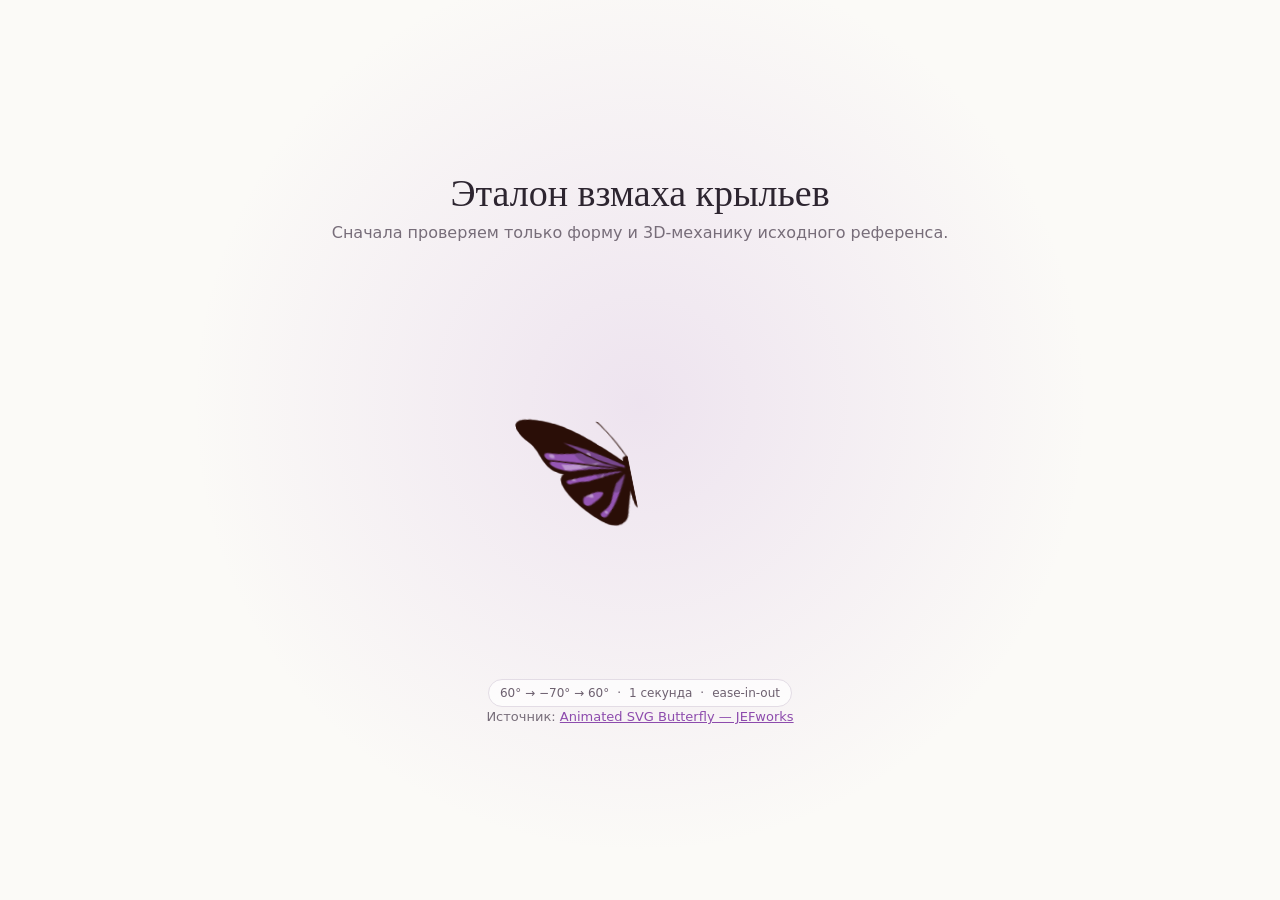
<file: 05_website-plan/prototypes/butterfly_codepen_reference_test.html>
<!doctype html>
<html lang="ru">
<head>
  <meta charset="utf-8">
  <meta name="viewport" content="width=device-width,initial-scale=1">
  <title>Проверка анимации бабочки — референс JEFworks</title>
  <style>
    :root { color-scheme: light; }
    * { box-sizing: border-box; }
    body {
      margin: 0;
      min-height: 100vh;
      display: grid;
      place-items: center;
      overflow: hidden;
      color: #2d2530;
      background:
        radial-gradient(circle at 50% 45%, rgba(184, 137, 207, .2), transparent 28rem),
        #fbfaf7;
      font: 16px/1.5 system-ui, sans-serif;
    }
    main { width: min(680px, 92vw); text-align: center; }
    h1 { margin: 0 0 .4rem; font: 500 clamp(24px, 4vw, 38px)/1.1 Georgia, serif; }
    p { margin: 0; color: #776d79; }
    .reference-stage {
      position: relative;
      height: 430px;
      display: grid;
      place-items: center;
      perspective: 800px;
      perspective-origin: 50% 45%;
    }
    .scale-wrap { transform: scale(2.35); transform-origin: 50% 50%; }

    /* Геометрия и 3D-анимация повторяют CodePen JEFworks/XzKJmv. */
    @keyframes left-wing-flap {
      0%, 100% { transform: translate3d(0,0,0) scaleX(1) rotate3d(0,1,0,60deg); }
      50% { transform: translate3d(0,0,0) scaleX(1) rotate3d(0,1,0,-70deg); }
    }
    @keyframes right-wing-flap {
      0%, 100% { transform: translate3d(0,0,0) scaleX(-1) rotate3d(0,1,0,60deg); }
      50% { transform: translate3d(0,0,0) scaleX(-1) rotate3d(0,1,0,-70deg); }
    }
    .butterfly_container {
      position: relative;
      width: 100px;
      height: 100px;
      transform-style: preserve-3d;
    }
    .butterfly_container var {
      position: absolute;
      left: 0;
      top: 50%;
      width: 100px;
      height: 100px;
      margin: -50px 0 0 -50px;
      transform-style: preserve-3d;
    }
    .butterfly_container var.rotate3d {
      transform: rotate3d(1,.5,0,50deg);
    }
    figure.butterfly {
      position: absolute;
      left: 50%;
      top: 50%;
      width: 100px;
      height: 100px;
      margin: -50px 0 0 -50px;
      transform-style: preserve-3d;
      transform-origin: 50% 50%;
    }
    .wing {
      position: absolute;
      width: 50px;
      height: 100px;
      transform-style: preserve-3d;
      transform-origin: 50px 50px;
      will-change: transform;
      backface-visibility: visible;
    }
    .wing.left { animation: left-wing-flap 1s ease-in-out infinite; }
    .wing.right { animation: right-wing-flap 1s ease-in-out infinite; }
    .wing use { display: block; transform-style: preserve-3d; }
    .svg-defs { position: absolute; width: 0; height: 0; overflow: hidden; }
    .credit { font-size: 13px; }
    .credit a { color: #8d4bad; }
    .spec {
      display: inline-flex;
      gap: 8px;
      margin-top: 4px;
      padding: 7px 11px;
      border: 1px solid #e3dce5;
      border-radius: 999px;
      color: #6d606f;
      font: 12px/1 system-ui, sans-serif;
      background: rgba(255,255,255,.72);
    }
  </style>
</head>
<body>
  <main>
    <h1>Эталон взмаха крыльев</h1>
    <p>Сначала проверяем только форму и 3D-механику исходного референса.</p>

    <div class="reference-stage">
      <div class="scale-wrap">
        <div class="butterfly_container" aria-label="Анимированная SVG-бабочка">
          <var class="rotate3d">
            <figure class="butterfly">
              <svg class="wing left" viewBox="0 0 119.744 148.477" aria-hidden="true"><use href="#shape-moth"></use></svg>
              <svg class="wing right" viewBox="0 0 119.744 148.477" aria-hidden="true"><use href="#shape-moth"></use></svg>
            </figure>
          </var>
        </div>
      </div>
    </div>

    <div class="spec"><span>60° → −70° → 60°</span><span>·</span><span>1 секунда</span><span>·</span><span>ease-in-out</span></div>
    <p class="credit">Источник: <a href="https://codepen.io/JEFworks/pen/XzKJmv">Animated SVG Butterfly — JEFworks</a></p>
  </main>

  <!-- Исходная форма крыла из референса. -->
  <svg class="svg-defs" xmlns="http://www.w3.org/2000/svg">
    <defs>
      <g id="shape-moth">
        <path id="main" fill="#9556b4" d="M2.457 32.759c6.752 15.757 12.862 9.004 19.615 31.513 4.96 16.533 12.703 21.434 25.763 19.562-8.291 5.666-11.245 14.512-2.29 30.097 10.611 18.467 29.262 32.338 38.587 34.268s19.615-6.431 21.866-18.328c2.251-11.898 3.216-13.185 11.255-50.485V66.202v-8.039s-44.054-38.266-73.637-42.767C14.033 10.894-4.296 17.003 2.457 32.759z"/>
        <g fill="#231f20" opacity=".25">
          <path d="M117.253 66.202v-8.039S99.161 42.448 78.379 29.975c-.713.005-1.426.019-2.138.05-.845.037-1.785.136-2.336.776-1.082 1.255.241 3.104 1.484 4.2-4.664-1.523-9.341-3.008-14.03-4.454-1.262-.389-2.927-.643-3.646.465-.371.571-.322 1.319-.153 1.979.788 3.075 3.667 5.073 6.336 6.792-5.27-1.066-10.64-1.636-16.017-1.699 1.343 2.093 3.594 3.397 5.774 4.592 4.539 2.487 9.149 4.844 13.822 7.068-1.256.657-2.719.767-4.077 1.175-1.358.408-2.751 1.292-3.027 2.682-.142.715.038 1.456.289 2.141 1.25 3.41 4.231 5.957 7.526 7.483s6.92 2.161 10.498 2.781c-4.233.646-8.466 1.291-12.698 1.936-1.283.195-2.896.742-2.924 2.04-.013.59.345 1.123.742 1.56 3.252 3.581 8.933 3.011 13.693 2.153 6.792-1.224 13.584-2.448 20.377-3.672 4.1-.74 12.296-2.077 12.296-2.077z"/>
          <path d="M112.228 67.787c-2.598-.367-5.221.297-7.739 1.031-7.427 2.165-14.659 4.994-21.583 8.444-1.494.744-3.216 1.968-2.936 3.613-1.226 3.942 15.291-3.223 22.495-6.209-7.234 3.414-14.403 7.708-18.865 14.346-.658.979-1.243 2.321-.531 3.262.523.691 1.508.802 2.375.781 6.148-.141 11.579-3.836 16.54-7.471-3.057 2.861-5.321 6.561-6.478 10.584-.418 1.455-.608 3.244.496 4.279 1.373 1.287 3.636.439 5.126-.711 2.406-1.856 4.297-4.375 5.408-7.204-.626 2.171-2.066 6.066-.944 6.688 1.771 1.537 3.293-1.535 4.463-2.938 4.365-5.225 6.148-12.076 7.745-18.695.418-1.735.831-3.565.336-5.28-.776-2.519-3.361-4.154-5.958-4.52z"/>
        </g>
        <g fill="#fff" opacity=".38">
          <circle cx="22" cy="35" r="2.2"/><circle cx="34" cy="62" r="3"/><circle cx="53" cy="91" r="2.6"/>
          <circle cx="69" cy="111" r="3.2"/><circle cx="83" cy="132" r="2"/><circle cx="76" cy="51" r="2.4"/>
          <path d="M18 23c12 4 24 10 34 18-13-6-25-9-38-10zM43 72c14-2 30-6 46-12-12 9-28 16-43 20zM60 105c10-7 20-17 29-29-5 16-14 29-25 39z"/>
        </g>
        <path fill="#2a0e07" d="M119.744 44.906c-.432 0-.834.038-1.212.105C111.203 25.333 94.966 3.371 94.218 2.517c-.767-.877-1.425-3.234-2.521-2.302-1.096.932 1.37 2.138 1.37 2.138S92.929 3.372 94 3.503c0 0 5.938 7.827 10.25 14.964 6.474 10.715 11.965 22.628 13.779 26.68-3.596.985-4.503 5.059-3.919 8.202l-2.333-1.103C98.575 41.592 67.056 17.901 43.774 14.358c-6.339-.964-12.222-1.454-17.484-1.454-12.627 0-21.129 2.773-24.588 8.019-2.196 3.33-2.266 7.452-.209 12.25 3.013 7.032 5.939 9.746 8.77 12.371.7.648 1.392 1.292 2.08 1.995.094.257.285.479.555.6 2.008 2.167 3.983 5.009 6.016 10.144.708 1.792 1.423 3.858 2.15 6.283 4.352 14.506 10.892 20.695 21.869 20.696.481 0 .975-.017 1.477-.04-2.246 2.095-3.779 4.438-4.62 7.069-1.897 5.936-.312 13.184 4.842 22.155 1.815 3.158 3.898 6.22 6.15 9.136 10.459 13.531 24.608 23.863 33.134 25.627.958.198 1.948.299 2.94.299 9.246 0 18.105-8.548 20.169-19.461 1.029-5.438 1.804-8.716 3.087-14.144 1.128-4.771 2.685-11.36 5.195-22.707.665 10.199 2.016 24.19 4.432 24.19V44.906zm-5.269 14.504c-.161.835-.293 1.815-.348 2.904-22.391-2.471-29.897-5.986-34.008-7.915C66.1 47.824 55.373 42.562 50.079 39.689c22.385 3.279 44.007 9.904 64.396 19.721zM29.097 67.986c-2.48-1.302-4.213-4.392-2.97-6.876.626-1.252 1.781-2.007 3.108-2.504 13.216-.876 25.899-3.546 37.814-7.973 3.478 1.638 7.434 3.513 12.014 5.661 3.789 1.778 10.391 4.869 28.149 7.299-12.303.856-25.29 1.494-37.933 2.11-13.463.656-27.329 1.333-40.182 2.283zm5.012 9.428c-1.649-.75-3.422-1.818-3.808-3.588-.327-1.499.528-3.003 1.773-3.943 12.166-.841 24.986-1.47 37.472-2.078 12.259-.597 24.84-1.215 36.82-2.033C90.1 68.265 61.841 75.749 52.503 80.04c-6.31.927-13.338-.328-18.394-2.626zm11.588 17.79c.23-.316.478-.62.731-.918 15.64-8.008 31.847-14.988 47.292-20.625 3.257-1.366 6.775-2.831 10.436-3.905 2.466-.511 4.681-.948 6.563-1.307C99.836 74.044 89.121 80.017 78.74 85.826c-3.084 1.725-6.175 3.454-9.282 5.181-7.016 1.443-13.792 4.04-19.988 7.634-2.052.735-3.513.598-4.192-.286-.847-1.06-.247-2.236.419-3.151zm15.393 31.108c-1.117-.712-1.74-2.008-1.749-3.332-.019-2.774.722-5.521 2.035-7.957 1.456-1.159 2.952-2.295 4.48-3.448 4.648-3.504 12.458-9.182 17.93-7.739.247.066.321.106.333.111.026.057.043.349-.204.931-2.182 5.168-6.292 9.436-10.267 13.564-3.02 3.137-8.54 10.43-12.558 7.87zm21.903 11.667c-2.143 2.096-4.031 2.861-5.335 1.975-2.012-.996-1.775-3.246-.991-5.137.561-.601 1.123-1.197 1.681-1.788 4.497-4.767 9.148-9.694 11.826-15.848 2.723-6.252 4.208-14.206 10.827-30.103l12.134-16.143c-7.83 23.144-16.199 46.719-30.142 67.044z"/>
      </g>
    </defs>
  </svg>
</body>
</html>
</file>
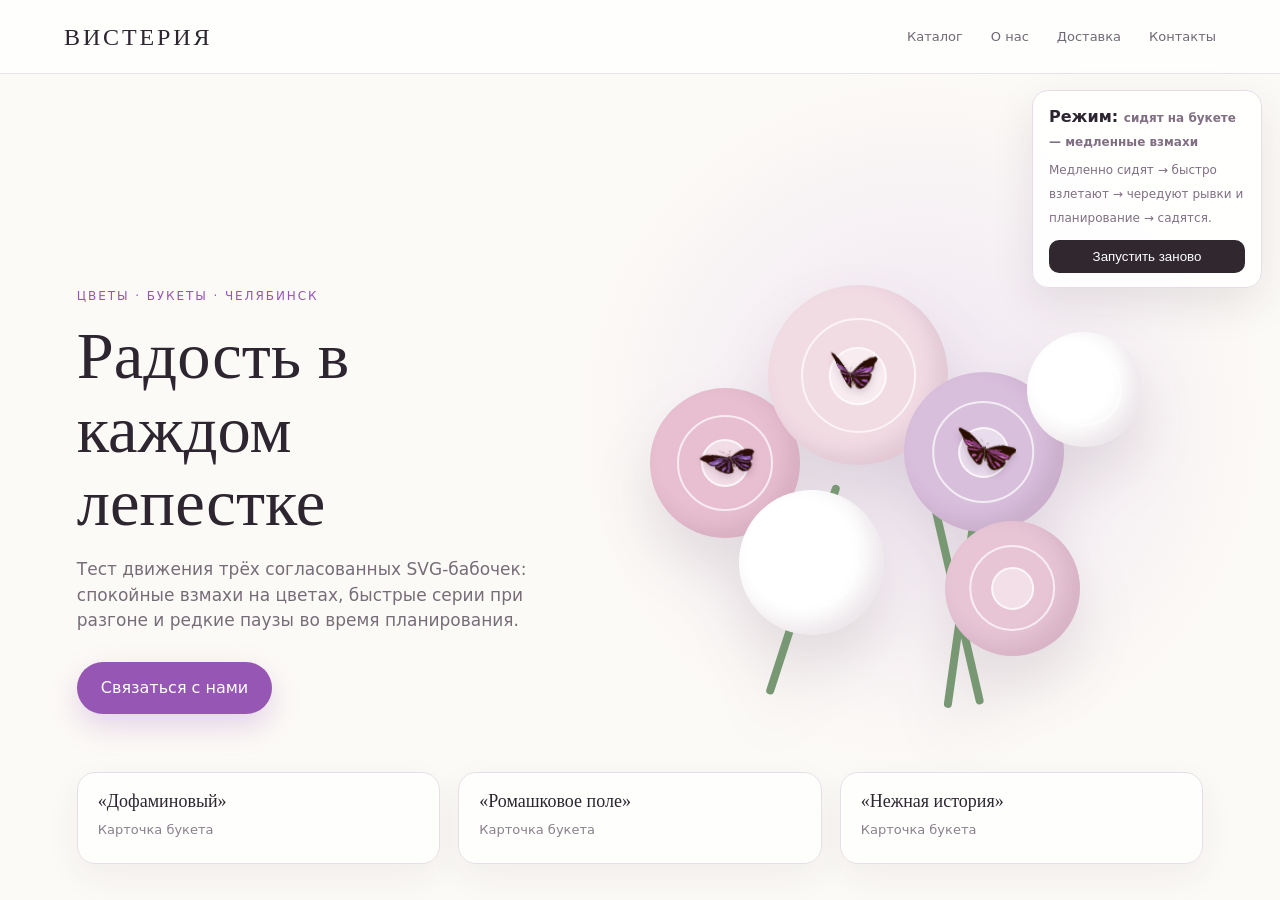
<file: 05_website-plan/prototypes/butterfly_flight_3_test.html>
<!doctype html>
<!--
  APPROVED PRODUCTION REFERENCE — 2026-09-03
  Согласованный эталон поведения бабочек для боевой версии сайта «Вистерия».
  При переносе сохранить: SVG-форму, непрерывную фазу взмаха, зависимость частоты
  от скорости, Catmull–Rom-траектории, плавные ускорения, повороты и посадку.
  Полная спецификация: ./APPROVED_BUTTERFLY_IMPLEMENTATION.md
-->
<html lang="ru">
<head>
  <meta charset="utf-8">
  <meta name="viewport" content="width=device-width,initial-scale=1">
  <title>Вистерия — три бабочки в полёте</title>
  <style>
    :root { color-scheme: light; }
    * { box-sizing: border-box; }
    body {
      margin: 0;
      min-height: 100vh;
      display: grid;
      place-items: center;
      overflow: hidden;
      color: #2d2530;
      background:
        radial-gradient(circle at 50% 45%, rgba(184, 137, 207, .2), transparent 28rem),
        #fbfaf7;
      font: 16px/1.5 system-ui, sans-serif;
    }
    main { width: min(680px, 92vw); text-align: center; }
    h1 { margin: 0 0 .4rem; font: 500 clamp(24px, 4vw, 38px)/1.1 Georgia, serif; }
    p { margin: 0; color: #776d79; }
    .reference-stage {
      position: relative;
      height: 430px;
      display: grid;
      place-items: center;
      perspective: 800px;
      perspective-origin: 50% 45%;
    }
    .scale-wrap { transform: scale(2.35); transform-origin: 50% 50%; }

    /* Геометрия и 3D-анимация повторяют CodePen JEFworks/XzKJmv. */
    @keyframes left-wing-flap {
      0%, 100% { transform: translate3d(0,0,0) scaleX(1) rotate3d(0,1,0,60deg); }
      50% { transform: translate3d(0,0,0) scaleX(1) rotate3d(0,1,0,-70deg); }
    }
    @keyframes right-wing-flap {
      0%, 100% { transform: translate3d(0,0,0) scaleX(-1) rotate3d(0,1,0,60deg); }
      50% { transform: translate3d(0,0,0) scaleX(-1) rotate3d(0,1,0,-70deg); }
    }
    .butterfly_container {
      position: relative;
      width: 100px;
      height: 100px;
      transform-style: preserve-3d;
    }
    .butterfly_container var {
      position: absolute;
      left: 0;
      top: 50%;
      width: 100px;
      height: 100px;
      margin: -50px 0 0 -50px;
      transform-style: preserve-3d;
    }
    .butterfly_container var.rotate3d {
      transform: rotate3d(1,.5,0,50deg);
    }
    figure.butterfly {
      position: absolute;
      left: 50%;
      top: 50%;
      width: 100px;
      height: 100px;
      margin: -50px 0 0 -50px;
      transform-style: preserve-3d;
      transform-origin: 50% 50%;
    }
    .wing {
      position: absolute;
      width: 50px;
      height: 100px;
      transform-style: preserve-3d;
      transform-origin: 50px 50px;
      will-change: transform;
      backface-visibility: visible;
    }
    .wing.left { animation: left-wing-flap 1s ease-in-out infinite; }
    .wing.right { animation: right-wing-flap 1s ease-in-out infinite; }
    .wing use { display: block; transform-style: preserve-3d; }
    .svg-defs { position: absolute; width: 0; height: 0; overflow: hidden; }
    .credit { font-size: 13px; }
    .credit a { color: #8d4bad; }
    .spec {
      display: inline-flex;
      gap: 8px;
      margin-top: 4px;
      padding: 7px 11px;
      border: 1px solid #e3dce5;
      border-radius: 999px;
      color: #6d606f;
      font: 12px/1 system-ui, sans-serif;
      background: rgba(255,255,255,.72);
    }

    /* Стенд полёта поверх условной страницы магазина. */
    body { display: block; overflow-x: hidden; background: #f9f7f2; }
    .demo-page { position: relative; min-height: 100vh; overflow: hidden; }
    .demo-header {
      height: 74px; padding: 0 5vw; display: flex; align-items: center; justify-content: space-between;
      border-bottom: 1px solid #e8e2e8; background: rgba(255,255,255,.82); backdrop-filter: blur(12px);
    }
    .logo { font: 500 24px/1 Georgia, serif; letter-spacing: .12em; }
    .demo-header nav { display: flex; gap: 28px; color: #716875; font-size: 13px; }
    .demo-hero {
      min-height: calc(100vh - 74px); padding: 8vh 6vw 5vh; display: grid;
      grid-template-columns: minmax(280px, .85fr) minmax(420px, 1.15fr); align-items: center; gap: 5vw;
      background: radial-gradient(circle at 72% 42%, #efe5f2 0, transparent 34%), #fcfaf6;
    }
    .copy-block { position: relative; z-index: 1; max-width: 580px; }
    .eyebrow { color: #9556b4; font-size: 12px; letter-spacing: .16em; text-transform: uppercase; }
    .copy-block h1 { margin: 14px 0 18px; text-align: left; font-size: clamp(42px, 5.2vw, 78px); }
    .copy-block p { max-width: 520px; font-size: 17px; }
    .cta {
      display: inline-flex; margin-top: 28px; padding: 14px 24px; border-radius: 999px;
      color: white; background: #9556b4; text-decoration: none; box-shadow: 0 12px 30px rgba(149,86,180,.24);
    }
    .bouquet {
      position: relative; width: min(600px, 46vw); aspect-ratio: 1.15; justify-self: center;
      filter: drop-shadow(0 30px 28px rgba(77,49,69,.12));
    }
    .flower { position: absolute; border-radius: 50%; box-shadow: inset -12px -10px 20px rgba(95,50,80,.12); }
    .flower::before,.flower::after { content:""; position:absolute; inset:18%; border:2px solid rgba(255,255,255,.7); border-radius:50%; transform:rotate(45deg); }
    .flower::after { inset:34%; background:rgba(255,255,255,.45); }
    .f1{width:150px;height:150px;left:8%;top:28%;background:#e8bfd0}.f2{width:180px;height:180px;left:28%;top:8%;background:#f2dce4}
    .f3{width:160px;height:160px;left:51%;top:25%;background:#d8bfdc}.f4{width:145px;height:145px;left:23%;top:48%;background:#fff}
    .f5{width:135px;height:135px;left:58%;top:54%;background:#e7c5d5}.f6{width:115px;height:115px;left:72%;top:17%;background:#fff}
    .stem { position:absolute; width:8px; height:220px; background:#789873; border-radius:9px; transform-origin:top; z-index:-1; }
    .s1{left:39%;top:47%;transform:rotate(18deg)}.s2{left:55%;top:48%;transform:rotate(-13deg)}.s3{left:63%;top:48%;transform:rotate(8deg)}
    .targets { position:absolute; left:6vw; right:6vw; bottom:4vh; display:grid; grid-template-columns:repeat(3,1fr); gap:18px; }
    .target-card { min-height:92px; padding:18px 20px; border:1px solid #e7dfe8; border-radius:18px; background:rgba(255,255,255,.82); box-shadow:0 12px 34px rgba(54,34,50,.06); }
    .target-card b { display:block; margin-bottom:5px; font:500 18px Georgia,serif; }
    .target-card span { color:#8b808d; font-size:13px; }
    #flight-layer { position:fixed; inset:0; z-index:20; pointer-events:none; perspective:900px; overflow:hidden; }
    .flyer { position:absolute; left:0; top:0; width:100px; height:100px; transform-style:preserve-3d; will-change:transform; }
    .flyer .butterfly_container { position:absolute; left:50%; top:50%; }
    .flyer .wing.left,
    .flyer .wing.right { animation: none; }
    .flyer.flying { filter:drop-shadow(0 9px 7px rgba(55,21,64,.18)); }
    .flyer.sitting { filter:drop-shadow(0 3px 3px rgba(55,21,64,.16)); }
    .flight-ui {
      position:fixed; right:18px; top:90px; z-index:30; width:230px; padding:14px 16px;
      border:1px solid #e5dce7; border-radius:16px; background:rgba(255,255,255,.9); box-shadow:0 16px 42px rgba(48,29,45,.1);
    }
    .flight-ui strong { display:block; margin-bottom:4px; }
    .flight-ui span { color:#806f82; font-size:12px; }
    .flight-ui button { width:100%; margin-top:11px; padding:9px; border:0; border-radius:10px; color:#fff; background:#30272f; cursor:pointer; }
    @media (max-width:800px){.demo-header nav{display:none}.demo-hero{grid-template-columns:1fr;padding-top:5vh}.bouquet{width:min(450px,82vw)}.targets{position:relative;left:auto;right:auto;bottom:auto;margin:0 6vw 24px;grid-template-columns:1fr}.flight-ui{top:auto;bottom:12px;right:12px;width:200px}.copy-block h1{text-align:center}.copy-block{text-align:center}.copy-block p{margin-inline:auto}}
  </style>
</head>
<body>
  <div class="demo-page">
    <header class="demo-header"><div class="logo">ВИСТЕРИЯ</div><nav><span>Каталог</span><span>О нас</span><span>Доставка</span><span>Контакты</span></nav></header>
    <section class="demo-hero">
      <div class="copy-block">
        <div class="eyebrow">Цветы · Букеты · Челябинск</div>
        <h1>Радость в каждом лепестке</h1>
        <p>Тест движения трёх согласованных SVG-бабочек: спокойные взмахи на цветах, быстрые серии при разгоне и редкие паузы во время планирования.</p>
        <a class="cta landing-target" href="#">Связаться с нами</a>
      </div>
      <div class="bouquet" aria-label="Условный букет">
        <i class="stem s1"></i><i class="stem s2"></i><i class="stem s3"></i>
        <i class="flower f1 start-perch" data-x=".48" data-y=".3"></i><i class="flower f2 start-perch" data-x=".45" data-y=".34"></i>
        <i class="flower f3 start-perch" data-x=".55" data-y=".3"></i><i class="flower f4"></i><i class="flower f5"></i><i class="flower f6"></i>
      </div>
      <div class="targets">
        <div class="target-card landing-target"><b>«Дофаминовый»</b><span>Карточка букета</span></div>
        <div class="target-card landing-target"><b>«Ромашковое поле»</b><span>Карточка букета</span></div>
        <div class="target-card landing-target"><b>«Нежная история»</b><span>Карточка букета</span></div>
      </div>
    </section>
  </div>
  <div id="flight-layer"></div>
  <aside class="flight-ui"><strong>Режим: <span id="flight-status">сидят на букете</span></strong><span>Медленно сидят → быстро взлетают → чередуют рывки и планирование → садятся.</span><button id="replay" type="button">Запустить заново</button></aside>
  <template id="butterfly-template">
    <div class="flyer sitting"><div class="butterfly_container"><var class="rotate3d"><figure class="butterfly"><svg class="wing left" viewBox="0 0 119.744 148.477"><use href="#shape-moth"></use></svg><svg class="wing right" viewBox="0 0 119.744 148.477"><use href="#shape-moth"></use></svg></figure></var></div></div>
  </template>

  <!-- Исходная форма крыла из референса. -->
  <svg class="svg-defs" xmlns="http://www.w3.org/2000/svg">
    <defs>
      <g id="shape-moth">
        <path id="main" fill="#9556b4" d="M2.457 32.759c6.752 15.757 12.862 9.004 19.615 31.513 4.96 16.533 12.703 21.434 25.763 19.562-8.291 5.666-11.245 14.512-2.29 30.097 10.611 18.467 29.262 32.338 38.587 34.268s19.615-6.431 21.866-18.328c2.251-11.898 3.216-13.185 11.255-50.485V66.202v-8.039s-44.054-38.266-73.637-42.767C14.033 10.894-4.296 17.003 2.457 32.759z"/>
        <g fill="#231f20" opacity=".25">
          <path d="M117.253 66.202v-8.039S99.161 42.448 78.379 29.975c-.713.005-1.426.019-2.138.05-.845.037-1.785.136-2.336.776-1.082 1.255.241 3.104 1.484 4.2-4.664-1.523-9.341-3.008-14.03-4.454-1.262-.389-2.927-.643-3.646.465-.371.571-.322 1.319-.153 1.979.788 3.075 3.667 5.073 6.336 6.792-5.27-1.066-10.64-1.636-16.017-1.699 1.343 2.093 3.594 3.397 5.774 4.592 4.539 2.487 9.149 4.844 13.822 7.068-1.256.657-2.719.767-4.077 1.175-1.358.408-2.751 1.292-3.027 2.682-.142.715.038 1.456.289 2.141 1.25 3.41 4.231 5.957 7.526 7.483s6.92 2.161 10.498 2.781c-4.233.646-8.466 1.291-12.698 1.936-1.283.195-2.896.742-2.924 2.04-.013.59.345 1.123.742 1.56 3.252 3.581 8.933 3.011 13.693 2.153 6.792-1.224 13.584-2.448 20.377-3.672 4.1-.74 12.296-2.077 12.296-2.077z"/>
          <path d="M112.228 67.787c-2.598-.367-5.221.297-7.739 1.031-7.427 2.165-14.659 4.994-21.583 8.444-1.494.744-3.216 1.968-2.936 3.613-1.226 3.942 15.291-3.223 22.495-6.209-7.234 3.414-14.403 7.708-18.865 14.346-.658.979-1.243 2.321-.531 3.262.523.691 1.508.802 2.375.781 6.148-.141 11.579-3.836 16.54-7.471-3.057 2.861-5.321 6.561-6.478 10.584-.418 1.455-.608 3.244.496 4.279 1.373 1.287 3.636.439 5.126-.711 2.406-1.856 4.297-4.375 5.408-7.204-.626 2.171-2.066 6.066-.944 6.688 1.771 1.537 3.293-1.535 4.463-2.938 4.365-5.225 6.148-12.076 7.745-18.695.418-1.735.831-3.565.336-5.28-.776-2.519-3.361-4.154-5.958-4.52z"/>
        </g>
        <g fill="#fff" opacity=".38">
          <circle cx="22" cy="35" r="2.2"/><circle cx="34" cy="62" r="3"/><circle cx="53" cy="91" r="2.6"/>
          <circle cx="69" cy="111" r="3.2"/><circle cx="83" cy="132" r="2"/><circle cx="76" cy="51" r="2.4"/>
          <path d="M18 23c12 4 24 10 34 18-13-6-25-9-38-10zM43 72c14-2 30-6 46-12-12 9-28 16-43 20zM60 105c10-7 20-17 29-29-5 16-14 29-25 39z"/>
        </g>
        <path fill="#2a0e07" d="M119.744 44.906c-.432 0-.834.038-1.212.105C111.203 25.333 94.966 3.371 94.218 2.517c-.767-.877-1.425-3.234-2.521-2.302-1.096.932 1.37 2.138 1.37 2.138S92.929 3.372 94 3.503c0 0 5.938 7.827 10.25 14.964 6.474 10.715 11.965 22.628 13.779 26.68-3.596.985-4.503 5.059-3.919 8.202l-2.333-1.103C98.575 41.592 67.056 17.901 43.774 14.358c-6.339-.964-12.222-1.454-17.484-1.454-12.627 0-21.129 2.773-24.588 8.019-2.196 3.33-2.266 7.452-.209 12.25 3.013 7.032 5.939 9.746 8.77 12.371.7.648 1.392 1.292 2.08 1.995.094.257.285.479.555.6 2.008 2.167 3.983 5.009 6.016 10.144.708 1.792 1.423 3.858 2.15 6.283 4.352 14.506 10.892 20.695 21.869 20.696.481 0 .975-.017 1.477-.04-2.246 2.095-3.779 4.438-4.62 7.069-1.897 5.936-.312 13.184 4.842 22.155 1.815 3.158 3.898 6.22 6.15 9.136 10.459 13.531 24.608 23.863 33.134 25.627.958.198 1.948.299 2.94.299 9.246 0 18.105-8.548 20.169-19.461 1.029-5.438 1.804-8.716 3.087-14.144 1.128-4.771 2.685-11.36 5.195-22.707.665 10.199 2.016 24.19 4.432 24.19V44.906zm-5.269 14.504c-.161.835-.293 1.815-.348 2.904-22.391-2.471-29.897-5.986-34.008-7.915C66.1 47.824 55.373 42.562 50.079 39.689c22.385 3.279 44.007 9.904 64.396 19.721zM29.097 67.986c-2.48-1.302-4.213-4.392-2.97-6.876.626-1.252 1.781-2.007 3.108-2.504 13.216-.876 25.899-3.546 37.814-7.973 3.478 1.638 7.434 3.513 12.014 5.661 3.789 1.778 10.391 4.869 28.149 7.299-12.303.856-25.29 1.494-37.933 2.11-13.463.656-27.329 1.333-40.182 2.283zm5.012 9.428c-1.649-.75-3.422-1.818-3.808-3.588-.327-1.499.528-3.003 1.773-3.943 12.166-.841 24.986-1.47 37.472-2.078 12.259-.597 24.84-1.215 36.82-2.033C90.1 68.265 61.841 75.749 52.503 80.04c-6.31.927-13.338-.328-18.394-2.626zm11.588 17.79c.23-.316.478-.62.731-.918 15.64-8.008 31.847-14.988 47.292-20.625 3.257-1.366 6.775-2.831 10.436-3.905 2.466-.511 4.681-.948 6.563-1.307C99.836 74.044 89.121 80.017 78.74 85.826c-3.084 1.725-6.175 3.454-9.282 5.181-7.016 1.443-13.792 4.04-19.988 7.634-2.052.735-3.513.598-4.192-.286-.847-1.06-.247-2.236.419-3.151zm15.393 31.108c-1.117-.712-1.74-2.008-1.749-3.332-.019-2.774.722-5.521 2.035-7.957 1.456-1.159 2.952-2.295 4.48-3.448 4.648-3.504 12.458-9.182 17.93-7.739.247.066.321.106.333.111.026.057.043.349-.204.931-2.182 5.168-6.292 9.436-10.267 13.564-3.02 3.137-8.54 10.43-12.558 7.87zm21.903 11.667c-2.143 2.096-4.031 2.861-5.335 1.975-2.012-.996-1.775-3.246-.991-5.137.561-.601 1.123-1.197 1.681-1.788 4.497-4.767 9.148-9.694 11.826-15.848 2.723-6.252 4.208-14.206 10.827-30.103l12.134-16.143c-7.83 23.144-16.199 46.719-30.142 67.044z"/>
      </g>
    </defs>
  </svg>
  <script>
    (() => {
      const layer = document.querySelector('#flight-layer');
      const template = document.querySelector('#butterfly-template');
      const status = document.querySelector('#flight-status');
      const starts = [...document.querySelectorAll('.start-perch')];
      const targets = [...document.querySelectorAll('.landing-target')].slice(0, 3);
      const reduceMotion = matchMedia('(prefers-reduced-motion: reduce)').matches;
      const clamp = (n, min, max) => Math.min(max, Math.max(min, n));
      const lerp = (a, b, t) => a + (b - a) * t;
      const smoothstep = t => t * t * (3 - 2 * t);
      const routePatterns = [
        [[.60,.52],[.33,.22],[.10,.43],[.30,.70],[.69,.24],[.90,.46],[.66,.62]],
        [[.48,.48],[.74,.18],[.91,.38],[.72,.70],[.38,.57],[.16,.28],[.40,.22]],
        [[.57,.55],[.82,.32],[.68,.16],[.37,.27],[.13,.60],[.44,.73],[.83,.57]]
      ];
      let raf = 0;
      let runToken = 0;

      function catmullRom(points, detail = 42) {
        const samples = [];
        for (let i = 0; i < points.length - 1; i++) {
          const p0 = points[Math.max(0, i - 1)];
          const p1 = points[i];
          const p2 = points[i + 1];
          const p3 = points[Math.min(points.length - 1, i + 2)];
          for (let j = 0; j < detail; j++) {
            const t = j / detail, t2 = t * t, t3 = t2 * t;
            samples.push({
              x: .5 * ((2*p1.x) + (-p0.x+p2.x)*t + (2*p0.x-5*p1.x+4*p2.x-p3.x)*t2 + (-p0.x+3*p1.x-3*p2.x+p3.x)*t3),
              y: .5 * ((2*p1.y) + (-p0.y+p2.y)*t + (2*p0.y-5*p1.y+4*p2.y-p3.y)*t2 + (-p0.y+3*p1.y-3*p2.y+p3.y)*t3)
            });
          }
        }
        samples.push(points.at(-1));
        let length = 0;
        samples[0].distance = 0;
        for (let i = 1; i < samples.length; i++) {
          length += Math.hypot(samples[i].x - samples[i-1].x, samples[i].y - samples[i-1].y);
          samples[i].distance = length;
        }
        return { samples, length };
      }

      function sampleAt(route, distance) {
        const a = route.samples;
        distance = clamp(distance, 0, route.length);
        let lo = 0, hi = a.length - 1;
        while (lo < hi) {
          const mid = (lo + hi) >> 1;
          if (a[mid].distance < distance) lo = mid + 1; else hi = mid;
        }
        const i = Math.max(1, lo), p0 = a[i-1], p1 = a[i];
        const span = Math.max(.001, p1.distance - p0.distance);
        const t = (distance - p0.distance) / span;
        return { x: lerp(p0.x,p1.x,t), y: lerp(p0.y,p1.y,t), index: i };
      }

      class Flyer {
        constructor(index) {
          this.index = index;
          this.seed = 1.7 + index * 2.31;
          this.el = template.content.firstElementChild.cloneNode(true);
          this.leftWing = this.el.querySelector('.wing.left');
          this.rightWing = this.el.querySelector('.wing.right');
          this.el.style.filter = `hue-rotate(${index * 13 - 8}deg) saturate(${1 + index * .12}) drop-shadow(0 7px 6px rgba(55,21,64,.16))`;
          layer.append(this.el);
          this.phase = index * .23;
          this.flapHz = .58 + index * .06;
          this.targetFlapHz = this.flapHz;
          this.speed = 0;
          this.acceleration = 0;
          this.distance = 0;
          this.angle = -.25 + index * .18;
          this.previousTangent = this.angle;
          this.mode = 'sitting';
        }

        pointFor(el, ox = .5, oy = .5) {
          const r = el.getBoundingClientRect();
          return {
            x: clamp(r.left + r.width * ox, 48, innerWidth - 48),
            y: clamp(r.top + r.height * oy, 90, innerHeight - 48)
          };
        }

        sitAtStart() {
          const perch = starts[this.index];
          const p = this.pointFor(perch, Number(perch.dataset.x), Number(perch.dataset.y));
          this.x = p.x; this.y = p.y;
          this.mode = 'sitting';
          this.el.className = 'flyer sitting';
          this.speed = 0; this.acceleration = 0; this.distance = 0;
          this.targetFlapHz = .48 + this.index * .055;
          this.angle = (-18 + this.index * 15) * Math.PI / 180;
          this.paint(0);
        }

        buildRoute() {
          const start = { x: this.x, y: this.y };
          const end = this.pointFor(targets[this.index], .72, .18);
          const points = [start];
          for (const [nx, ny] of routePatterns[this.index]) {
            points.push({ x: nx * innerWidth, y: clamp(ny * innerHeight, 92, innerHeight - 72) });
          }
          points.push(end);
          this.route = catmullRom(points);
        }

        takeOff() {
          this.buildRoute();
          this.mode = 'flying';
          this.el.className = 'flyer flying';
          this.speed = 24;
          this.acceleration = 0;
          this.distance = 0;
        }

        finishLanding() {
          this.mode = 'landed';
          this.el.className = 'flyer sitting';
          this.speed = 0;
          this.acceleration = 0;
          this.targetFlapHz = .46 + this.index * .05;
          const end = this.route.samples.at(-1);
          this.x = end.x; this.y = end.y;
          this.angle = (-12 + this.index * 9) * Math.PI / 180;
        }

        updateFlight(dt, now) {
          if (this.mode !== 'flying') return;
          const progress = this.distance / this.route.length;
          const here = sampleAt(this.route, this.distance);
          const ahead = sampleAt(this.route, this.distance + 22);
          const behind = sampleAt(this.route, this.distance - 18);
          const tangent = Math.atan2(ahead.y - behind.y, ahead.x - behind.x);
          const aheadFar = sampleAt(this.route, this.distance + 55);
          const turnAhead = Math.abs(Math.atan2(Math.sin(Math.atan2(aheadFar.y-ahead.y,aheadFar.x-ahead.x)-tangent), Math.cos(Math.atan2(aheadFar.y-ahead.y,aheadFar.x-ahead.x)-tangent)));

          const personality = [1, .92, .82][this.index];
          const breathing = .88 + .12 * Math.sin(now * .00072 + this.seed);
          const curveSlowdown = clamp(1 - turnAhead * .78, .56, 1);
          const launchEase = clamp(this.distance / 145, .28, 1);
          const landingEase = clamp((this.route.length - this.distance) / 210, .16, 1);
          const desiredSpeed = 154 * personality * breathing * curveSlowdown * Math.min(launchEase, landingEase);
          const desiredAcceleration = clamp((desiredSpeed - this.speed) * 2.25, -92, 74);
          this.acceleration += (desiredAcceleration - this.acceleration) * (1 - Math.exp(-dt / .34));
          this.speed = Math.max(18, this.speed + this.acceleration * dt);
          this.distance = Math.min(this.route.length, this.distance + this.speed * dt);

          const p = sampleAt(this.route, this.distance);
          const pAhead = sampleAt(this.route, this.distance + 18);
          const dx = pAhead.x - p.x, dy = pAhead.y - p.y;
          const desiredAngle = Math.atan2(dy, dx) + Math.PI / 2;
          const angleDelta = Math.atan2(Math.sin(desiredAngle - this.angle), Math.cos(desiredAngle - this.angle));
          this.angle += angleDelta * (1 - Math.exp(-dt / .16));
          const normalX = -dy / Math.max(1, Math.hypot(dx,dy));
          const normalY = dx / Math.max(1, Math.hypot(dx,dy));
          const noiseFade = Math.sin(Math.PI * clamp(progress, 0, 1));
          const drift = (Math.sin(now * .00125 + this.seed) * 7 + Math.sin(now * .0021 + this.seed * 1.8) * 2.5) * noiseFade;
          this.x = p.x + normalX * drift;
          this.y = p.y + normalY * drift;

          const glide = .5 + .5 * Math.sin(now * .00105 + this.seed * 2.4);
          this.targetFlapHz = 1.45 + (this.speed / 154) * 1.35 + glide * .22;
          if (landingEase < .5) this.targetFlapHz *= .66 + landingEase * .68;
          this.previousTangent += (tangent - this.previousTangent) * (1 - Math.exp(-dt / .22));
          this.bank = clamp(angleDelta * 34, -19, 19);
          if (this.distance >= this.route.length - .5) this.finishLanding();
        }

        updateWings(dt, now) {
          if (this.mode === 'sitting' || this.mode === 'landed') {
            this.targetFlapHz = .46 + this.index * .05 + .07 * Math.sin(now * .0007 + this.seed);
          }
          this.flapHz += (this.targetFlapHz - this.flapHz) * (1 - Math.exp(-dt / .42));
          this.phase = (this.phase + this.flapHz * dt) % 1;
          let angle;
          if (this.phase < .32) {
            const t = smoothstep(this.phase / .32);
            angle = lerp(58, -62, t);
          } else if (this.phase < .88) {
            const t = smoothstep((this.phase - .32) / .56);
            angle = lerp(-62, 56, t);
          } else {
            const t = (this.phase - .88) / .12;
            angle = 56 + Math.sin(t * Math.PI) * 3;
          }
          const amplitude = this.mode === 'flying' ? 1 : .76;
          const adjusted = 10 + (angle - 10) * amplitude;
          this.leftWing.style.transform = `translate3d(0,0,0) scaleX(1) rotate3d(0,1,0,${adjusted}deg)`;
          this.rightWing.style.transform = `translate3d(0,0,0) scaleX(-1) rotate3d(0,1,0,${adjusted}deg)`;
        }

        paint(dt) {
          const scale = .58 + this.index * .04;
          const bank = this.mode === 'flying' ? (this.bank || 0) : 0;
          this.el.style.transform = `translate3d(${this.x-50}px,${this.y-50}px,0) rotateZ(${this.angle}rad) rotateY(${bank}deg) scale(${scale})`;
        }

        update(dt, now) {
          this.updateFlight(dt, now);
          this.updateWings(dt, now);
          this.paint(dt);
        }
      }

      const flyers = [0, 1, 2].map(i => new Flyer(i));

      function reset() {
        runToken++;
        cancelAnimationFrame(raf);
        flyers.forEach(f => f.sitAtStart());
        status.textContent = 'сидят на букете — медленные взмахи';
        const token = runToken;
        if (!reduceMotion) flyers.forEach((f, i) => setTimeout(() => {
          if (token !== runToken) return;
          f.takeOff();
        }, 3000 + i * 420));
        let previous = performance.now();
        const tick = now => {
          if (token !== runToken) return;
          const dt = Math.min(.033, Math.max(.001, (now - previous) / 1000));
          previous = now;
          flyers.forEach(f => f.update(dt, now));
          const flying = flyers.filter(f => f.mode === 'flying').length;
          const landed = flyers.filter(f => f.mode === 'landed').length;
          if (flying) status.textContent = 'летят — плавные дуги, рывки и планирование';
          else if (landed === flyers.length) status.textContent = 'сели — снова медленные взмахи';
          else status.textContent = 'сидят на букете — медленные взмахи';
          raf = requestAnimationFrame(tick);
        };
        raf = requestAnimationFrame(tick);
      }

      let resizeTimer;
      addEventListener('load', reset);
      addEventListener('resize', () => { clearTimeout(resizeTimer); resizeTimer = setTimeout(reset, 180); });
      document.querySelector('#replay').addEventListener('click', reset);
    })();
  </script>
</body>
</html>
</file>
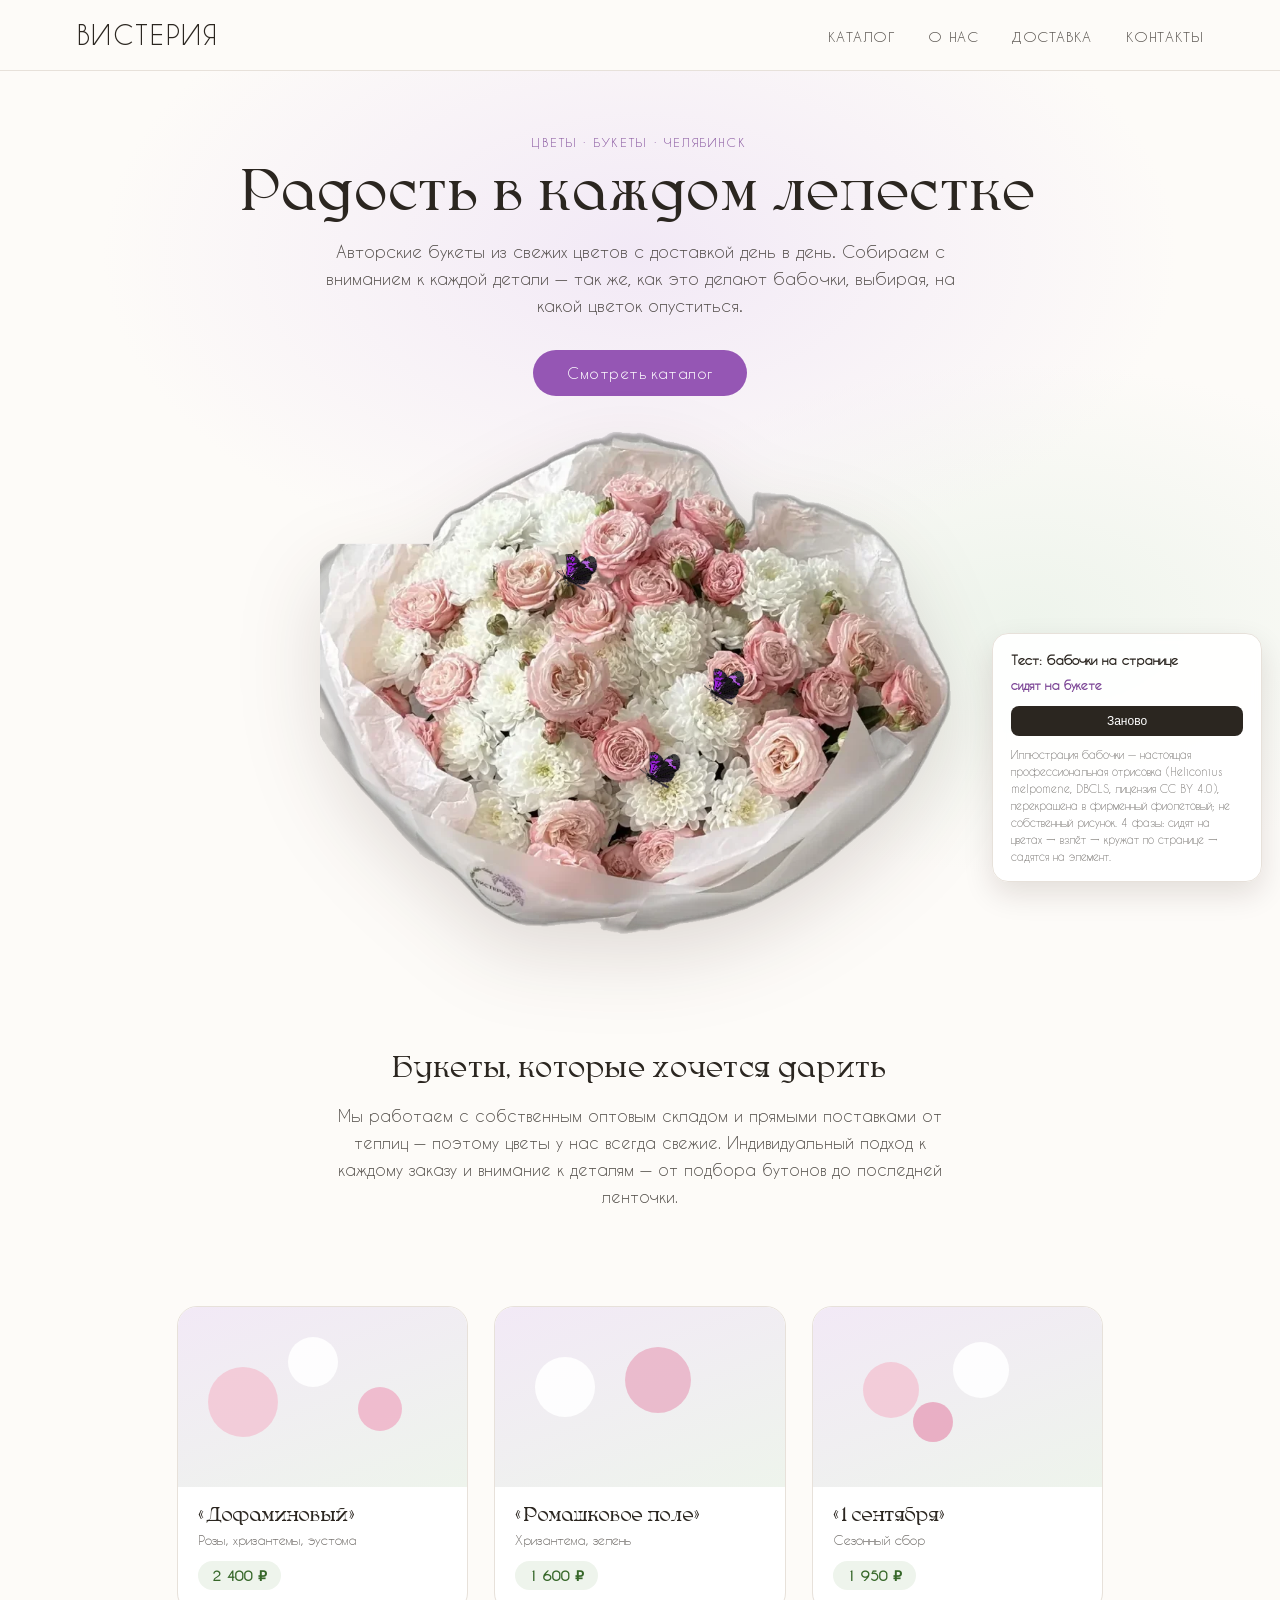
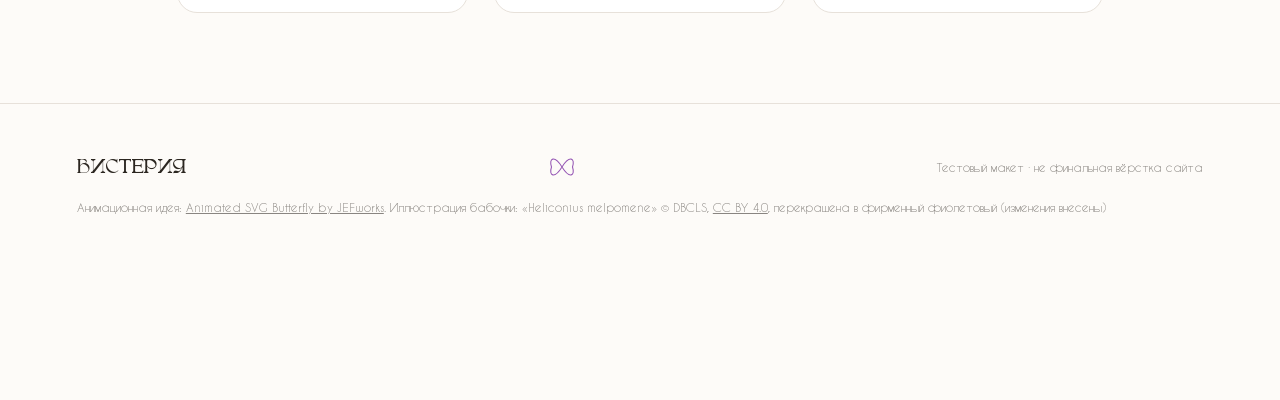
<file: 05_website-plan/prototypes/visteria_butterflies_test.html>
<!DOCTYPE html>
<html lang="ru">
<head>
<meta charset="UTF-8">
<meta name="viewport" content="width=device-width, initial-scale=1.0">
<title>Вистерия — тест: бабочки на странице</title>
<style>

@font-face {
  font-family: 'Bergamasco';
  src: url([data-uri]) format('truetype');
  font-weight: 400;
  font-display: swap;
}
@font-face {
  font-family: 'Caviar Dreams';
  src: url([data-uri]) format('truetype');
  font-weight: 400;
  font-display: swap;
}

:root{
  --purple: #9556B4;
  --purple-dark: #7c4696;
  --purple-soft: #f2e9f6;
  --green: #366729;
  --green-soft: #eef4ec;
  --ink: #2b2620;
  --paper: #fdfbf8;
  --stone: #e7e1da;
}

*{ box-sizing:border-box; }
html,body{ margin:0; padding:0; }
body{
  background:var(--paper);
  color:var(--ink);
  font-family:'Caviar Dreams', -apple-system, sans-serif;
  overflow-x:hidden;
  position:relative;
}
h1,h2,.display{
  font-family:'Bergamasco','Playfair Display',serif;
  font-weight:400;
  letter-spacing:.01em;
}

/* ---------- layout shell ---------- */
header{
  display:flex; align-items:center; justify-content:space-between;
  padding:20px 6vw; border-bottom:1px solid var(--stone);
  position:relative; z-index:5; background:var(--paper);
}
.logo{ font-size:26px; letter-spacing:.06em; }
nav a{
  color:var(--ink); text-decoration:none; margin-left:28px; font-size:14px;
  letter-spacing:.04em; text-transform:uppercase; opacity:.75;
}
nav a:hover{ opacity:1; }

.hero{
  position:relative;
  display:flex; flex-direction:column; align-items:center;
  text-align:center;
  padding:64px 6vw 40px;
  background:
    radial-gradient(60% 50% at 50% 20%, var(--purple-soft) 0%, transparent 70%),
    radial-gradient(50% 40% at 80% 60%, var(--green-soft) 0%, transparent 70%);
}
.hero .eyebrow{
  text-transform:uppercase; letter-spacing:.18em; font-size:12px;
  color:var(--purple-dark); margin-bottom:14px;
}
.hero h1{ font-size:clamp(34px,5vw,58px); margin:0 0 14px; max-width:16em; }
.hero p{ max-width:38em; font-size:17px; line-height:1.6; opacity:.8; margin:0 0 30px; }
.cta{
  display:inline-block; background:var(--purple); color:#fff; border:none;
  padding:14px 34px; border-radius:999px; font-family:'Caviar Dreams',sans-serif;
  font-size:15px; letter-spacing:.03em; cursor:pointer; text-decoration:none;
  transition:background .2s ease, transform .15s ease;
}
.cta:hover{ background:var(--purple-dark); }
.cta:active{ transform:scale(.98); }

.bouquet-wrap{
  position:relative; margin-top:26px; width:min(640px,88vw);
}
.bouquet-wrap img{ width:100%; display:block; filter:drop-shadow(0 30px 40px rgba(54,30,20,.15)); }

/* ---------- content sections ---------- */
section.copy{
  max-width:760px; margin:0 auto; padding:70px 6vw; text-align:center;
}
section.copy h2{ font-size:30px; margin:0 0 18px; }
section.copy p{ font-size:16px; line-height:1.7; opacity:.8; }

.cards{
  max-width:1080px; margin:0 auto; padding:10px 6vw 90px;
  display:grid; grid-template-columns:repeat(3,1fr); gap:26px;
}
.card{
  background:#fff; border:1px solid var(--stone); border-radius:20px; overflow:hidden;
  text-align:left;
}
.card-art{
  height:180px; position:relative; overflow:hidden;
  background:linear-gradient(160deg,var(--purple-soft),var(--green-soft));
}
.card-art .bloom{
  position:absolute; border-radius:50%; opacity:.9;
}
.card-body{ padding:18px 20px 22px; }
.card-body h3{ margin:0 0 6px; font-family:'Bergamasco','Playfair Display',serif; font-weight:400; font-size:20px; }
.card-body .desc{ font-size:13px; opacity:.65; margin:0 0 14px; }
.price-row{ display:flex; align-items:center; justify-content:space-between; }
.price-tag{
  display:inline-block; background:var(--green-soft); color:var(--green);
  padding:6px 14px; border-radius:999px; font-size:14px; font-weight:700;
}

footer{
  border-top:1px solid var(--stone); padding:46px 6vw 70px;
  display:flex; align-items:center; justify-content:space-between; flex-wrap:wrap; gap:16px;
}
footer .brand{ font-family:'Bergamasco','Playfair Display',serif; font-size:20px; }
footer .fine{ font-size:12px; opacity:.55; }
.footer-mark{ width:34px; height:34px; display:inline-flex; align-items:center; justify-content:center; }

/* ---------- butterfly layer ---------- */
#butterfly-layer{
  position:absolute; top:0; left:0; width:100%; height:2000px;
  pointer-events:none; z-index:40;
}
.butterfly{
  position:absolute; top:0; left:0; width:0; height:0;
  perspective:340px;
  transform-style:preserve-3d;
  will-change:transform;
}
/* whole-insect raking tilt so it reads as a body in space, not a flat sticker
   (same trick as htgmanics' pen: rotate3d around a diagonal axis) */
.tilt{
  position:relative;
  transform-style:preserve-3d;
  transform:rotate3d(1,.35,0,34deg);
}
.bob-wrap{ position:relative; transform-style:preserve-3d; }
.butterfly.is-idle .bob-wrap{ animation:bob 2.6s ease-in-out infinite; }
@keyframes bob{
  0%,100%{ transform:translateY(0) rotate(0deg); }
  50%{ transform:translateY(-5px) rotate(-2deg); }
}

.shadow{
  position:absolute; left:-13px; top:26px; width:26px; height:8px;
  background:radial-gradient(closest-side, rgba(30,20,10,.35), transparent 75%);
  opacity:0; transition:opacity .5s ease; transform:translateZ(-40px);
}
.butterfly.is-idle .shadow{ opacity:.45; }

/* real illustrated artwork (Heliconius melpomene, DBCLS / Togo Picture Gallery,
   CC BY 4.0 — https://commons.wikimedia.org/wiki/File:201612_heliconius_melpomene.svg),
   recolored from its original orange/black into the brand purple by hue-shifting
   the warm tones only (linework, shading and detail are untouched). See footer
   credit. Cut into three real pieces (left wing / right wing / body-legs-
   antennae) from that one illustration, laid out on a native-resolution rig
   and rotateY-hinged per wing around its own attachment point — the actual
   htgmanics-style wing-fold mechanism (mirrored/independent <use>-like wing
   planes flapping around a fixed hinge under real perspective), just built
   with three <img> layers instead of two <use> refs since the source is a
   raster, not a single reusable vector shape. */
.wing-mount{ position:absolute; left:-24px; top:-30px; width:48px; height:44px; overflow:visible; }
.bfly-rig{
  position:relative; width:360px; height:331px;
  transform:scale(0.13333); transform-origin:0 0;
  perspective:600px; transform-style:preserve-3d;
}
.bfly-part{ position:absolute; display:block; }
.bfly-part img{
  width:100%; height:100%; display:block;
  filter:drop-shadow(0 2px 3px rgba(40,20,50,.25));
}
.bfly-body{ left:27px; top:170px; width:223px; height:161px; z-index:3; }
.bfly-wing{ transform-style:preserve-3d; }
.bfly-wing.left{
  left:50px; top:1px; width:162px; height:219px; z-index:1;
  transform-origin:92% 90%;
  animation:wingFlapLeft var(--flap-speed,.8s) ease-in-out infinite;
}
.bfly-wing.right{
  left:208px; top:12px; width:152px; height:303px; z-index:2;
  transform-origin:6% 62%;
  animation:wingFlapRight var(--flap-speed,.8s) ease-in-out infinite;
}
@keyframes wingFlapLeft{
  0%,100%{ transform:rotateY(-8deg); }
  50%{     transform:rotateY(-82deg); }
}
@keyframes wingFlapRight{
  0%,100%{ transform:rotateY(8deg); }
  50%{     transform:rotateY(82deg); }
}

/* ---------- perch markers (visual only, harmless if left in real design) ---------- */
[data-perch]{ position:relative; }

/* ---------- test control panel ---------- */
#panel{
  position:fixed; right:18px; bottom:18px; width:270px; z-index:999;
  background:rgba(255,255,255,.92); backdrop-filter:blur(6px);
  border:1px solid var(--stone); border-radius:16px; padding:16px 18px;
  font-size:12.5px; line-height:1.55; box-shadow:0 12px 30px rgba(40,20,10,.12);
}
#panel h4{ margin:0 0 6px; font-size:13px; font-family:'Caviar Dreams',sans-serif; font-weight:700; }
#panel .status{ color:var(--purple-dark); font-weight:700; margin:2px 0 10px; }
#panel .row{ display:flex; gap:8px; margin-bottom:10px; }
#panel button{
  flex:1; background:var(--ink); color:#fff; border:none; border-radius:8px;
  padding:8px 6px; font-size:12px; cursor:pointer;
}
#panel button.secondary{ background:var(--purple); }
#panel .note{ opacity:.6; font-size:11px; }

@media (max-width:760px){
  .cards{ grid-template-columns:1fr; }
  #panel{ left:12px; right:12px; width:auto; }
}
</style>
</head>
<body>

<div id="butterfly-layer"></div>

<header>
  <div class="logo">ВИСТЕРИЯ</div>
  <nav>
    <a href="#">Каталог</a>
    <a href="#">О нас</a>
    <a href="#">Доставка</a>
    <a href="#" data-perch data-perch-name="Кнопка «Связаться с нами»">Контакты</a>
  </nav>
</header>

<section class="hero">
  <div class="eyebrow">Цветы · Букеты · Челябинск</div>
  <h1>Радость в каждом лепестке</h1>
  <p>Авторские букеты из свежих цветов с доставкой день в день. Собираем с вниманием к каждой детали — так же, как это делают бабочки, выбирая, на какой цветок опуститься.</p>
  <a class="cta" href="#" data-perch data-perch-name="Кнопка «Смотреть каталог»">Смотреть каталог</a>

  <div class="bouquet-wrap" id="bouquet-wrap">
    <img src="[data-uri]" alt="Букет «Вистерия»: розы и хризантемы">
  </div>
</section>

<section class="copy">
  <h2 data-perch data-perch-name="Заголовок «О нас»">Букеты, которые хочется дарить</h2>
  <p>Мы работаем с собственным оптовым складом и прямыми поставками от теплиц — поэтому цветы у нас всегда свежие. Индивидуальный подход к каждому заказу и внимание к деталям — от подбора бутонов до последней ленточки.</p>
</section>

<section class="cards">
  <article class="card">
    <div class="card-art" data-perch data-perch-name="Карточка «Дофаминовый»">
      <div class="bloom" style="width:70px;height:70px;left:30px;top:60px;background:#f3c9d6;"></div>
      <div class="bloom" style="width:50px;height:50px;left:110px;top:30px;background:#fff;"></div>
      <div class="bloom" style="width:44px;height:44px;left:180px;top:80px;background:#f0b7cb;"></div>
    </div>
    <div class="card-body">
      <h3>«Дофаминовый»</h3>
      <p class="desc">Розы, хризантемы, эустома</p>
      <div class="price-row">
        <span class="price-tag" data-perch data-perch-name="Ценник «Дофаминовый»">2 400 ₽</span>
      </div>
    </div>
  </article>
  <article class="card">
    <div class="card-art" data-perch data-perch-name="Карточка «Ромашковое поле»">
      <div class="bloom" style="width:60px;height:60px;left:40px;top:50px;background:#fff;"></div>
      <div class="bloom" style="width:66px;height:66px;left:130px;top:40px;background:#eab6c9;"></div>
    </div>
    <div class="card-body">
      <h3>«Ромашковое поле»</h3>
      <p class="desc">Хризантема, зелень</p>
      <div class="price-row"><span class="price-tag">1 600 ₽</span></div>
    </div>
  </article>
  <article class="card">
    <div class="card-art" data-perch data-perch-name="Карточка «1 сентября»">
      <div class="bloom" style="width:56px;height:56px;left:50px;top:55px;background:#f3c9d6;"></div>
      <div class="bloom" style="width:56px;height:56px;left:140px;top:35px;background:#fff;"></div>
      <div class="bloom" style="width:40px;height:40px;left:100px;top:95px;background:#e9a9c0;"></div>
    </div>
    <div class="card-body">
      <h3>«1 сентября»</h3>
      <p class="desc">Сезонный сбор</p>
      <div class="price-row"><span class="price-tag">1 950 ₽</span></div>
    </div>
  </article>
</section>

<footer>
  <div class="brand">ВИСТЕРИЯ</div>
  <div class="footer-mark" data-perch data-perch-name="Иконка в футере">
    <svg viewBox="0 0 40 40" width="30" height="30"><path d="M20,20 C10,4 2,8 6,20 C2,32 10,36 20,20 Z M20,20 C30,4 38,8 34,20 C38,32 30,36 20,20 Z" fill="none" stroke="#9556B4" stroke-width="1.4"/></svg>
  </div>
  <div class="fine">Тестовый макет · не финальная вёрстка сайта</div>
  <div class="fine">Анимационная идея: <a href="https://codepen.io/JEFworks/pen/XzKJmv" style="color:inherit;">Animated SVG Butterfly by JEFworks</a>. Иллюстрация бабочки: «Heliconius melpomene» © DBCLS, <a href="https://creativecommons.org/licenses/by/4.0/" style="color:inherit;">CC BY 4.0</a>, перекрашена в фирменный фиолетовый (изменения внесены)</div>
</footer>

<div id="panel">
  <h4>Тест: бабочки на странице</h4>
  <div class="status" id="status">сидят на букете</div>
  <div class="row">
    <button id="btn-replay">Заново</button>
  </div>
  <div class="note">Иллюстрация бабочки — настоящая профессиональная отрисовка (Heliconius melpomene, DBCLS, лицензия CC BY 4.0), перекрашена в фирменный фиолетовый; не собственный рисунок. 4 фазы: сидят на цветах → взлёт → кружат по странице → садятся на элемент.</div>
</div>


<script>
(function(){
  "use strict";

  var reduceMotion = window.matchMedia('(prefers-reduced-motion: reduce)').matches;
  var statusEl = document.getElementById('status');
  var layer = document.getElementById('butterfly-layer');

  var uidCounter = 0;

  function setStatus(text){ statusEl.textContent = text; }

  function layerHeight(){
    return Math.max(document.documentElement.scrollHeight, window.innerHeight);
  }
  function syncLayerHeight(){
    layer.style.height = layerHeight() + 'px';
  }
  syncLayerHeight();
  window.addEventListener('resize', syncLayerHeight);

  function docPointFromRect(rect, xRatio, yRatio){
    return {
      x: rect.left + window.scrollX + rect.width * xRatio,
      y: rect.top + window.scrollY + rect.height * yRatio
    };
  }

  // ---- perch registry (landing targets) ----
  var perchEls = Array.prototype.slice.call(document.querySelectorAll('[data-perch]'));
  var claimed = {};

  function pickPerch(excludeIdx){
    var free = perchEls.map(function(_,i){return i;}).filter(function(i){ return !claimed[i] && i !== excludeIdx; });
    var pool = free.length ? free : perchEls.map(function(_,i){return i;});
    var idx = pool[Math.floor(Math.random()*pool.length)];
    claimed[idx] = true;
    return idx;
  }

  // ---- Butterfly ----
  function Butterfly(opts){
    this.id = opts.id;
    this.uid = 'b' + (++uidCounter);
    this.heroPerch = opts.heroPerch; // {xRatio, yRatio} relative to bouquet image
    this.el = document.createElement('div');
    this.el.className = 'butterfly is-idle';
    this.el.innerHTML =
      '<div class="tilt">' +
        '<div class="shadow"></div>' +
        '<div class="bob-wrap">' +
          '<div class="wing-mount"><div class="bfly-rig">' +
            '<div class="bfly-part bfly-wing right"><img src="[data-uri]" alt=""></div>' +
            '<div class="bfly-part bfly-wing left"><img src="[data-uri]" alt=""></div>' +
            '<div class="bfly-part bfly-body"><img src="[data-uri]" alt=""></div>' +
          '</div></div>' +
        '</div>' +
      '</div>';
    layer.appendChild(this.el);
    this.setFlapSpeed('.8s');
    this.timer = null;
    this.perchIdx = null;
  }

  Butterfly.prototype.setFlapSpeed = function(v){
    this.el.style.setProperty('--flap-speed', v);
  };

  Butterfly.prototype.moveTo = function(x, y, durationMs, easing, angle){
    this.el.style.transition = 'transform ' + durationMs + 'ms ' + (easing || 'ease-in-out');
    var rot = angle ? ' rotate(' + angle + 'deg)' : '';
    this.el.style.transform = 'translate3d(' + x + 'px,' + y + 'px,0)' + rot;
  };

  Butterfly.prototype.startAtHero = function(){
    var wrap = document.getElementById('bouquet-wrap');
    var rect = wrap.getBoundingClientRect();
    var p = docPointFromRect(rect, this.heroPerch.xRatio, this.heroPerch.yRatio);
    this.moveTo(p.x, p.y, 0);
    this.el.classList.add('is-idle');
    this.setFlapSpeed('.9s');
  };

  Butterfly.prototype.schedule = function(fn, ms){
    this.timer = setTimeout(fn.bind(this), ms);
  };

  Butterfly.prototype.runSequence = function(){
    var self = this;
    self.startAtHero();
    setStatus('сидят на букете');

    if (reduceMotion){
      return; // stay put, just breathe/flap gently
    }

    self.schedule(function(){ self.takeoff(); }, 3000);
  };

  Butterfly.prototype.takeoff = function(){
    var self = this;
    setStatus('взлетают');
    self.el.classList.remove('is-idle');
    self.setFlapSpeed('.4s');
    self.schedule(function(){ self.flyLoop(3); }, 350);
  };

  Butterfly.prototype.flyLoop = function(legsLeft){
    var self = this;
    if (legsLeft <= 0){ self.land(); return; }
    setStatus('кружат по странице');

    var margin = 50, top = 110, bottom = layerHeight() - 90;
    var w = document.documentElement.clientWidth;
    var cur = self.currentPoint || {x:w/2,y:200};
    var target = {
      x: margin + Math.random() * (w - margin*2),
      y: top + Math.random() * Math.max(60, bottom - top)
    };
    var dx = target.x - cur.x, dy = target.y - cur.y;
    var angle = Math.max(-20, Math.min(20, dx * 0.04));
    var dur = 1300 + Math.random()*1100;

    self.setFlapSpeed('.5s');
    self.moveTo(target.x, target.y, dur, 'cubic-bezier(.45,0,.4,1)', angle);
    self.currentPoint = target;

    self.schedule(function(){ self.flyLoop(legsLeft-1); }, dur + 120);
  };

  Butterfly.prototype.land = function(){
    var self = this;
    var idx = pickPerch(self.perchIdx);
    self.perchIdx = idx;
    var target;
    var name = 'странице';
    if (perchEls.length){
      var rect = perchEls[idx].getBoundingClientRect();
      var p = docPointFromRect(rect, 0.82, 0.05);
      target = p;
      name = perchEls[idx].getAttribute('data-perch-name') || 'элементе';
    } else {
      target = self.currentPoint || {x:100,y:200};
    }
    self.setFlapSpeed('.6s');
    self.moveTo(target.x, target.y, 900, 'ease-out', 0);
    self.currentPoint = target;

    self.schedule(function(){
      self.el.classList.add('is-idle');
      self.setFlapSpeed('.9s');
      setStatus('сели: ' + name);
    }, 950);
  };

  Butterfly.prototype.reset = function(){
    clearTimeout(this.timer);
    this.el.classList.add('is-idle');
    this.currentPoint = null;
    this.runSequence();
  };

  // ---- init ----
  var butterflies = [
    new Butterfly({ id:1, heroPerch:{xRatio:.40, yRatio:.30} }),
    new Butterfly({ id:2, heroPerch:{xRatio:.63, yRatio:.52} }),
    new Butterfly({ id:3, heroPerch:{xRatio:.53, yRatio:.68} })
  ];

  function launchAll(){
    claimed = {};
    butterflies.forEach(function(b, i){
      setTimeout(function(){ b.runSequence(); }, i*250);
    });
  }

  window.addEventListener('load', function(){
    syncLayerHeight();
    launchAll();
  });

  document.getElementById('btn-replay').addEventListener('click', function(){
    claimed = {};
    butterflies.forEach(function(b){ b.reset(); });
  });

  window.addEventListener('resize', function(){ syncLayerHeight(); });
})();
</script>

</body>
</html>
</file>
